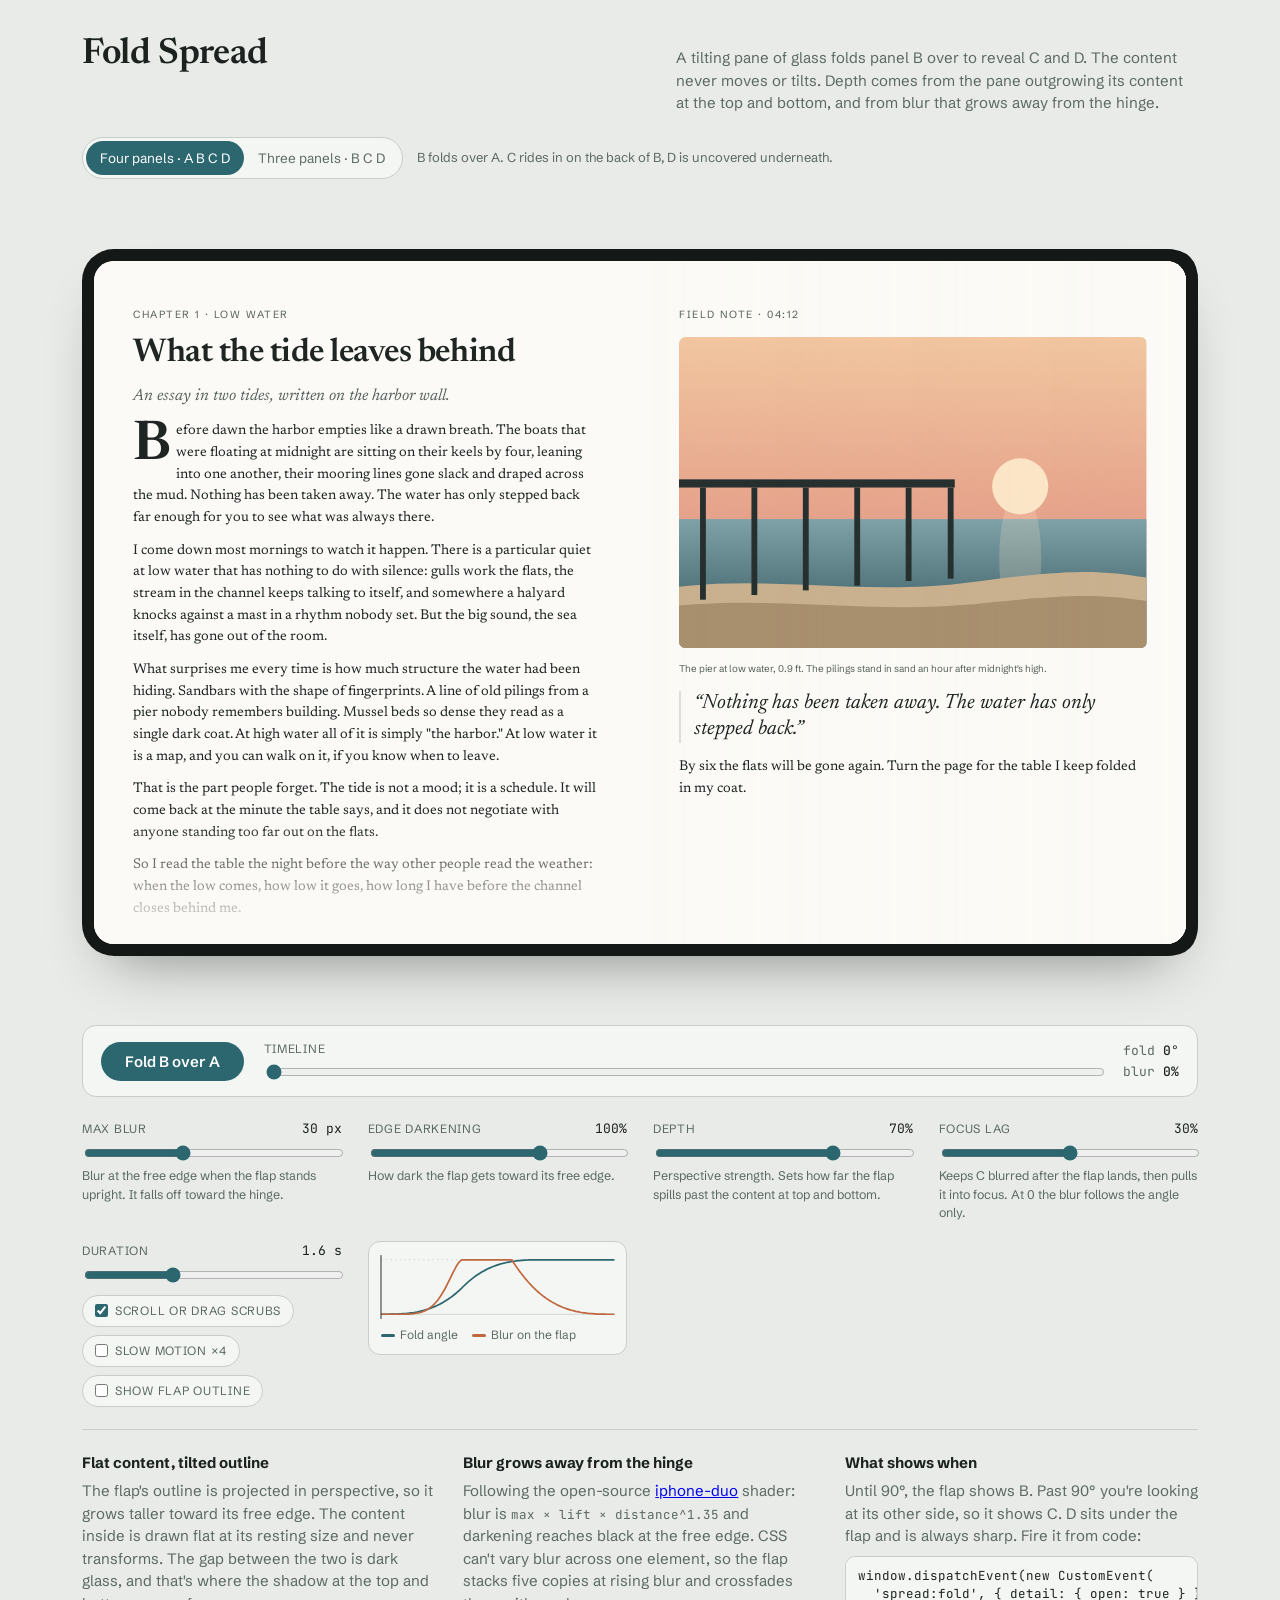
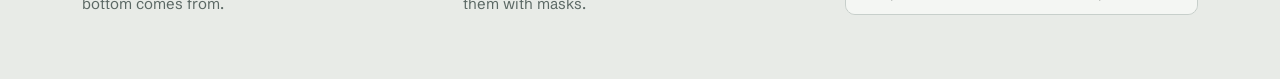
<file: index.html>
<!doctype html>
<html lang="en">
<head>
<meta charset="utf-8">
<meta name="viewport" content="width=device-width, initial-scale=1, viewport-fit=cover">
<style>html{color-scheme:light dark} body{margin:0} img{max-width:100%} [hidden]{display:none!important}</style>
<title>Fold Spread</title>
<link rel="preconnect" href="https://fonts.googleapis.com">
<link rel="preconnect" href="https://fonts.gstatic.com" crossorigin>
<link rel="stylesheet" href="https://fonts.googleapis.com/css2?family=Newsreader:ital,opsz,wght@0,6..72,400;0,6..72,600;1,6..72,400&family=Schibsted+Grotesk:wght@400;500;700&family=JetBrains+Mono:wght@400;500&display=swap">
<style>
/* Layout: a device-framed two-column reading spread is the hero; controls dock directly under it; a short "how it works" closes the page. */
:root{
  --bg:#e8ebe7; --fg:#1b2220; --muted:#5b6864; --line:#c7cfcb; --panel:#f4f6f3;
  --accent:#2c6770; --accent-ink:#ffffff;
  --bezel:#141918; --paper:#fbfaf6; --ink:#1f2523; --ink-soft:#57615d; --rule:#dcdfd8;
  --curve-h:#2c6770; --curve-f:#c0673f; 
  --f-read:"Newsreader", Georgia, "Times New Roman", serif;
  --f-ui:"Schibsted Grotesk", system-ui, -apple-system, "Segoe UI", sans-serif;
  --f-mono:"JetBrains Mono", ui-monospace, Menlo, Consolas, monospace;
}
@media (prefers-color-scheme: dark){
  :root:not([data-theme="light"]){
    --bg:#0f1413; --fg:#e3eae7; --muted:#8d9a96; --line:#27312f; --panel:#161d1c;
    --accent:#72b4bc; --accent-ink:#0b1312;
    --bezel:#040606; --paper:#1a1f1e; --ink:#e8e5dd; --ink-soft:#a4aba7; --rule:#2d3533;
    --curve-h:#72b4bc; --curve-f:#e0916a; 
    color-scheme:dark;
  }
}
:root[data-theme="dark"]{
  --bg:#0f1413; --fg:#e3eae7; --muted:#8d9a96; --line:#27312f; --panel:#161d1c;
  --accent:#72b4bc; --accent-ink:#0b1312;
  --bezel:#040606; --paper:#1a1f1e; --ink:#e8e5dd; --ink-soft:#a4aba7; --rule:#2d3533;
  --curve-h:#72b4bc; --curve-f:#e0916a; 
  color-scheme:dark;
}

*{box-sizing:border-box}
body{background:var(--bg);color:var(--fg);font-family:var(--f-ui);font-size:15px;line-height:1.5}
.wrap{max-width:1180px;margin:0 auto;padding-inline:clamp(16px,3vw,32px);padding-block:28px 64px;display:grid;gap:22px}

header{display:flex;flex-wrap:wrap;align-items:baseline;justify-content:space-between;gap:8px 24px}
header h1{margin:0;font-family:var(--f-read);font-weight:600;font-size:clamp(26px,3.2vw,36px);letter-spacing:-.01em;text-wrap:balance}
header p{margin:0;color:var(--muted);max-width:58ch}

/* ---------- device + stage ---------- */
.device{--pad:clamp(6px,1vw,12px);--radius:clamp(8px,1.6vw,20px);position:relative;background:var(--bezel);border-radius:calc(var(--radius) + var(--pad));padding:var(--pad);margin-block:clamp(16px,4vw,48px);box-shadow:0 30px 60px -30px rgba(0,0,0,.45)}
.screen{
  position:relative;container-type:inline-size;aspect-ratio:16/10;max-width:100%;
  border-radius:var(--radius);overflow:hidden;background:var(--paper);color:var(--ink);
}
.device{touch-action:pan-y;user-select:none;-webkit-user-select:none;cursor:grab}
.device.dragging{cursor:grabbing}
@media (max-width:640px){ .screen{aspect-ratio:4/5} }

.layer{position:absolute;inset:0;overflow:hidden;background:var(--paper)}
.slot{position:absolute;top:0;bottom:0;width:50%}
.slot.left{left:0}
.slot.right{left:50%}

/* The flap: same box as the screen, but allowed to spill past it while it tilts toward you. */
.flap{position:absolute;inset:var(--pad);container-type:inline-size;color:var(--ink);pointer-events:none;will-change:clip-path}
.flap .glassfill{position:absolute;inset:-40%;background:var(--bezel)}
.stack{position:absolute;inset:0}
.lyr{position:absolute;will-change:filter}
.lyr .flat{position:absolute;overflow:hidden;background:var(--paper);border-radius:var(--radius)}
.darken{position:absolute;top:-40%;bottom:-40%;pointer-events:none}
.outline-svg{position:absolute;inset:var(--pad);overflow:visible;pointer-events:none;width:calc(100% - 2*var(--pad));height:calc(100% - 2*var(--pad))}
.outline-svg[hidden],.stack[hidden],.layer[hidden]{display:none}
/* Three-panel mode: no A, and only the fixed half of the device exists at rest. */
.fixedbody{display:none;position:absolute;top:0;bottom:0;left:calc(50% - var(--pad));right:0;background:var(--bezel);border-radius:calc(var(--radius) + var(--pad));box-shadow:0 30px 60px -30px rgba(0,0,0,.45)}
.device.duo{background:transparent;box-shadow:none}
.device.duo .fixedbody{display:block}
.device.duo .screen{clip-path:inset(0 0 0 50%);background:transparent}
.device{will-change:transform}
.modebar{display:flex;flex-wrap:wrap;align-items:center;gap:10px 14px}
.seg{display:inline-flex;border:1px solid var(--line);border-radius:999px;padding:3px;background:var(--panel)}
.seg label{position:relative;cursor:pointer}
.seg input{position:absolute;opacity:0;inset:0;margin:0;cursor:pointer}
.seg span{display:block;padding:7px 14px;border-radius:999px;font-size:13.5px;color:var(--muted);white-space:nowrap}
.seg input:checked + span{background:var(--accent);color:var(--accent-ink)}
.seg input:focus-visible + span{outline:2px solid var(--accent);outline-offset:2px}
.modebar small{color:var(--muted);font-size:13px}
.outline-svg polygon{fill:none;stroke:var(--curve-f);stroke-width:2;stroke-dasharray:6 5}

/* ---------- spread typography (sized to the screen via cqw) ---------- */
.col{position:absolute;inset:0;padding:4.2cqw 3.6cqw 3cqw;display:flex;flex-direction:column;gap:1.3cqw;font-family:var(--f-read)}
.eyebrow{font-family:var(--f-ui);font-size:max(8px,.95cqw);letter-spacing:.14em;text-transform:uppercase;color:var(--ink-soft)}
.col h2{margin:0;font-weight:600;font-size:max(15px,3cqw);line-height:1.05;letter-spacing:-.015em;text-wrap:balance}
.col p{margin:0;font-size:max(9px,1.28cqw);line-height:1.55;color:var(--ink)}
.col p.dek{font-style:italic;color:var(--ink-soft);font-size:max(10px,1.5cqw);line-height:1.35}
.col.a{-webkit-mask-image:linear-gradient(#000 82%,transparent);mask-image:linear-gradient(#000 82%,transparent)}
.col.a .body{columns:1;display:grid;gap:1cqw}
.col.a .body p:first-child::first-letter{float:left;font-size:3.9em;line-height:.8;padding:.06em .08em 0 0;font-weight:600}
figure{margin:0}
.b figure{border-radius:.6cqw;overflow:hidden;aspect-ratio:3/2;flex-shrink:0}
.b figure svg,.c-hero svg{display:block;width:100%;height:100%}
figcaption,.cap{font-family:var(--f-ui);font-size:max(8px,.9cqw);color:var(--ink-soft)}
.pull{font-size:max(11px,1.9cqw)!important;line-height:1.25!important;font-style:italic;border-left:.25cqw solid var(--rule);padding-left:1.2cqw}

.c-hero{position:absolute;inset:0;overflow:hidden}
.plate{position:absolute;left:3.6cqw;bottom:3cqw;right:3.6cqw;color:#f4efe2;font-family:var(--f-ui);font-size:max(8px,.95cqw);letter-spacing:.06em}
.c-text{position:absolute;inset:0;font-family:var(--f-read);padding:4.2cqw 3.6cqw 3cqw 3.6cqw;display:flex;flex-direction:column;gap:1.3cqw;min-width:0}
.c-text h2{margin:0;font-weight:600;font-size:max(17px,3.6cqw);line-height:1.02;letter-spacing:-.02em;text-wrap:balance}
.c-text p{margin:0;font-size:max(9px,1.28cqw);line-height:1.55}
.tide{border-collapse:collapse;font-family:var(--f-mono);font-size:max(8px,1cqw);font-variant-numeric:tabular-nums;width:100%}
.tide th{font-family:var(--f-ui);font-weight:500;text-align:left;color:var(--ink-soft);letter-spacing:.08em;text-transform:uppercase;font-size:.85em;padding:.5cqw 0;border-bottom:1px solid var(--rule)}
.tide td{padding:.55cqw 0;border-bottom:1px solid var(--rule)}
.tide td:last-child,.tide th:last-child{text-align:right}

/* ---------- controls ---------- */
.controls{display:grid;grid-template-columns:auto 1fr auto;align-items:center;gap:14px 20px;background:var(--panel);border:1px solid var(--line);border-radius:14px;padding:14px 18px}
.btn{font:600 15px/1 var(--f-ui);background:var(--accent);color:var(--accent-ink);border:0;border-radius:999px;padding:12px 20px;cursor:pointer;white-space:nowrap;min-width:9.5em}
.btn:focus-visible,input:focus-visible,.chip:focus-within{outline:2px solid var(--accent);outline-offset:3px}
.scrub{display:grid;gap:4px;min-width:0}
.scrub label,.knob label{font-size:12px;color:var(--muted);letter-spacing:.06em;text-transform:uppercase}
input[type=range]{width:100%;accent-color:var(--accent)}
.readout{font-family:var(--f-mono);font-size:13px;font-variant-numeric:tabular-nums;color:var(--muted);display:grid;gap:2px;text-align:right;white-space:nowrap}
.readout b{color:var(--fg);font-weight:500}

.tuning{display:grid;grid-template-columns:repeat(auto-fit,minmax(210px,1fr));gap:18px 26px;align-items:start}
.knob{display:grid;gap:4px}
.knob .row{display:flex;justify-content:space-between;align-items:baseline;gap:8px}
.knob output{font-family:var(--f-mono);font-size:13px;font-variant-numeric:tabular-nums}
.knob small{color:var(--muted);font-size:12.5px}
.chips{display:flex;flex-wrap:wrap;gap:8px}
.chip{display:inline-flex;align-items:center;gap:7px;border:1px solid var(--line);border-radius:999px;padding:6px 12px;font-size:13.5px;cursor:pointer;background:var(--panel)}
.chip input{accent-color:var(--accent);margin:0}

.curves{background:var(--panel);border:1px solid var(--line);border-radius:12px;padding:10px 12px}
.curves svg{display:block;width:100%;height:auto;overflow:visible}
.legend{display:flex;gap:14px;font-size:12px;color:var(--muted);margin-top:4px}
.legend i{display:inline-block;width:14px;height:3px;border-radius:2px;vertical-align:middle;margin-right:5px}

.notes{display:grid;grid-template-columns:repeat(auto-fit,minmax(260px,1fr));gap:18px 28px;border-top:1px solid var(--line);padding-top:22px}
.notes h3{margin:0 0 6px;font-size:15px}
.notes p{margin:0;color:var(--muted);max-width:60ch}
code,pre{font-family:var(--f-mono);font-size:12.5px}
pre{margin:8px 0 0;background:var(--panel);border:1px solid var(--line);border-radius:10px;padding:10px 12px;overflow-x:auto;color:var(--fg)}

@media (max-width:640px){
  .controls{grid-template-columns:1fr auto}
  .scrub{grid-column:1/-1;order:3}
}
</style>
</head>
<body>
<div class="wrap">
  <header>
    <h1>Fold Spread</h1>
    <p>A tilting pane of glass folds panel B over to reveal C and D. The content never moves or tilts. Depth comes from the pane outgrowing its content at the top and bottom, and from blur that grows away from the hinge.</p>
  </header>

  <div class="modebar" role="radiogroup" aria-label="Layout mode">
    <div class="seg">
      <label><input type="radio" name="mode" value="four" checked><span>Four panels · A B C D</span></label>
      <label><input type="radio" name="mode" value="three"><span>Three panels · B C D</span></label>
    </div>
    <small id="modeHint">B folds over A. C rides in on the back of B, D is uncovered underneath.</small>
  </div>

  <div class="device" id="device">
    <div class="fixedbody"></div>
    <div class="screen" id="screen" aria-label="Two-column spread. Use the Fold button to switch to the full-width view.">
      <!-- Flat: column A on the left half -->
      <div class="layer" id="layerA"><div class="slot left">
          <article class="col a">
            <span class="eyebrow">Chapter 1 · Low Water</span>
            <h2>What the tide leaves behind</h2>
            <p class="dek">An essay in two tides, written on the harbor wall.</p>
            <div class="body">
              <p>Before dawn the harbor empties like a drawn breath. The boats that were floating at midnight are sitting on their keels by four, leaning into one another, their mooring lines gone slack and draped across the mud. Nothing has been taken away. The water has only stepped back far enough for you to see what was always there.</p>
              <p>I come down most mornings to watch it happen. There is a particular quiet at low water that has nothing to do with silence: gulls work the flats, the stream in the channel keeps talking to itself, and somewhere a halyard knocks against a mast in a rhythm nobody set. But the big sound, the sea itself, has gone out of the room.</p>
              <p>What surprises me every time is how much structure the water had been hiding. Sandbars with the shape of fingerprints. A line of old pilings from a pier nobody remembers building. Mussel beds so dense they read as a single dark coat. At high water all of it is simply "the harbor." At low water it is a map, and you can walk on it, if you know when to leave.</p>
              <p>That is the part people forget. The tide is not a mood; it is a schedule. It will come back at the minute the table says, and it does not negotiate with anyone standing too far out on the flats.</p>
              <p>So I read the table the night before the way other people read the weather: when the low comes, how low it goes, how long I have before the channel closes behind me.</p>
            </div>
          </article>
      </div></div>
      <!-- Flat: panel D on the right half, always sharp, uncovered as the flap swings away -->
      <div class="layer" id="layerD"></div>
    </div>

    <!-- The flap. Its outline is projected in perspective; the content inside it never moves. -->
    <div class="flap" id="flap" aria-hidden="true">
      <div class="glassfill"></div>
      <div class="stack" id="stackB"></div>
      <div class="stack" id="stackC" hidden></div>
      <div class="darken" id="darken"></div>
    </div>
    <svg class="outline-svg" id="outlineSvg" hidden><polygon id="outlinePoly"/></svg>
  </div>

  <div class="controls">
    <button class="btn" id="toggle" type="button">Fold B over A</button>
    <div class="scrub">
      <label for="t">Timeline</label>
      <input id="t" type="range" min="0" max="1000" value="0" aria-describedby="readout">
    </div>
    <div class="readout" id="readout" aria-live="off">
      <span>fold <b id="rAngle">0°</b></span>
      <span>blur <b id="rFocus">—</b></span>
    </div>
  </div>

  <div class="tuning">
    <div class="knob">
      <div class="row"><label for="maxBlur">Max blur</label><output id="oBlur">30 px</output></div>
      <input id="maxBlur" type="range" min="0" max="80" value="30">
      <small>Blur at the free edge when the flap stands upright. It falls off toward the hinge.</small>
    </div>
    <div class="knob">
      <div class="row"><label for="dark">Edge darkening</label><output id="oDark">100%</output></div>
      <input id="dark" type="range" min="0" max="150" value="100">
      <small>How dark the flap gets toward its free edge.</small>
    </div>
    <div class="knob">
      <div class="row"><label for="depth">Depth</label><output id="oDepth">70%</output></div>
      <input id="depth" type="range" min="0" max="100" value="70">
      <small>Perspective strength. Sets how far the flap spills past the content at top and bottom.</small>
    </div>
    <div class="knob">
      <div class="row"><label for="lag">Focus lag</label><output id="oLag">30%</output></div>
      <input id="lag" type="range" min="0" max="60" value="30">
      <small>Keeps C blurred after the flap lands, then pulls it into focus. At 0 the blur follows the angle only.</small>
    </div>
    <div class="knob">
      <div class="row"><label for="dur">Duration</label><output id="oDur">1.6 s</output></div>
      <input id="dur" type="range" min="4" max="40" value="16">
      <div class="chips" style="margin-top:6px">
        <label class="chip"><input id="scrollScrub" type="checkbox" checked> Scroll or drag scrubs</label>
        <label class="chip"><input id="slow" type="checkbox"> Slow motion ×4</label>
        <label class="chip"><input id="outline" type="checkbox"> Show flap outline</label>
      </div>
    </div>
    <div class="curves">
      <svg id="curveSvg" viewBox="0 0 300 90" role="img" aria-label="Fold angle and blur strength over the timeline">
        <line x1="0" y1="80" x2="300" y2="80" stroke="var(--line)"/>
        <line x1="0" y1="10" x2="300" y2="10" stroke="var(--line)" stroke-dasharray="2 4"/>
        <path id="pH" fill="none" stroke="var(--curve-h)" stroke-width="2.2"/>
        <path id="pF" fill="none" stroke="var(--curve-f)" stroke-width="2.2"/>
        <line id="playhead" x1="0" y1="4" x2="0" y2="86" stroke="var(--fg)" stroke-width="1.2"/>
      </svg>
      <div class="legend"><span><i style="background:var(--curve-h)"></i>Fold angle</span><span><i style="background:var(--curve-f)"></i>Blur on the flap</span></div>
    </div>
  </div>

  <section class="notes">
    <div>
      <h3>Flat content, tilted outline</h3>
      <p>The flap's outline is projected in perspective, so it grows taller toward its free edge. The content inside is drawn flat at its resting size and never transforms. The gap between the two is dark glass, and that's where the shadow at the top and bottom comes from.</p>
    </div>
    <div>
      <h3>Blur grows away from the hinge</h3>
      <p>Following the open-source <a href="https://github.com/chuspeeism/iphone-duo">iphone-duo</a> shader: blur is <code>max × lift × distance^1.35</code> and darkening reaches black at the free edge. CSS can't vary blur across one element, so the flap stacks five copies at rising blur and crossfades them with masks.</p>
    </div>
    <div>
      <h3>What shows when</h3>
      <p>Until 90°, the flap shows B. Past 90° you're looking at its other side, so it shows C. D sits under the flap and is always sharp. Fire it from code:</p>
      <pre>window.dispatchEvent(new CustomEvent(
  'spread:fold', { detail: { open: true } }))</pre>
    </div>
  </section>
</div>

<template id="tpl-b">
  <div class="slot right">
            <article class="col b">
              <span class="eyebrow">Field note · 04:12</span>
              <figure>
                <svg viewBox="0 0 400 267" preserveAspectRatio="xMidYMid slice" aria-hidden="true">
                  <defs>
                    <linearGradient id="bSky" x1="0" y1="0" x2="0" y2="1"><stop offset="0" stop-color="#f1c6a0"/><stop offset=".6" stop-color="#e5a18a"/><stop offset="1" stop-color="#a7bcc0"/></linearGradient>
                    <linearGradient id="bSea" x1="0" y1="0" x2="0" y2="1"><stop offset="0" stop-color="#7fa2a8"/><stop offset="1" stop-color="#2e5058"/></linearGradient>
                  </defs>
                  <rect width="400" height="267" fill="url(#bSky)"/>
                  <circle cx="292" cy="128" r="24" fill="#fbe5c6"/>
                  <rect y="156" width="400" height="111" fill="url(#bSea)"/>
                  <ellipse cx="292" cy="190" rx="18" ry="60" fill="#fbe5c6" opacity=".22"/>
                  <path d="M0 214 C80 204 160 222 250 210 S360 200 400 206 V267 H0Z" fill="#c9b08e"/>
                  <path d="M0 230 C90 222 170 238 260 228 S370 222 400 226 V267 H0Z" fill="#a88f6e"/>
                  <g fill="#27302f">
                    <rect x="0" y="122" width="236" height="7"/>
                    <rect x="18" y="129" width="5" height="96"/><rect x="62" y="129" width="5" height="92"/><rect x="106" y="129" width="5" height="88"/><rect x="150" y="129" width="5" height="84"/><rect x="194" y="129" width="5" height="80"/><rect x="230" y="129" width="5" height="78"/>
                  </g>
                </svg>
              </figure>
              <figcaption>The pier at low water, 0.9 ft. The pilings stand in sand an hour after midnight's high.</figcaption>
              <p class="pull">“Nothing has been taken away. The water has only stepped back.”</p>
              <p>By six the flats will be gone again. Turn the page for the table I keep folded in my coat.</p>
            </article>
  </div>
</template>

<template id="tpl-c">
  <div class="slot left">
    <figure class="c-hero">
      <svg viewBox="0 0 600 500" preserveAspectRatio="xMidYMid slice" aria-hidden="true">
        <defs>
          <linearGradient id="cSky" x1="0" y1="0" x2="0" y2="1"><stop offset="0" stop-color="#1d3346"/><stop offset=".55" stop-color="#5b6f86"/><stop offset=".85" stop-color="#e3a98b"/><stop offset="1" stop-color="#f0c7a2"/></linearGradient>
          <linearGradient id="cSea" x1="0" y1="0" x2="0" y2="1"><stop offset="0" stop-color="#5d7e8c"/><stop offset="1" stop-color="#182c36"/></linearGradient>
        </defs>
        <rect width="600" height="500" fill="url(#cSky)"/>
        <g fill="#f4efe2" opacity=".8"><circle cx="70" cy="60" r="1.6"/><circle cx="160" cy="34" r="1.2"/><circle cx="240" cy="88" r="1.4"/><circle cx="380" cy="42" r="1.1"/><circle cx="520" cy="70" r="1.5"/><circle cx="455" cy="120" r="1"/></g>
        <circle cx="410" cy="150" r="34" fill="#f5ecd9"/>
        <rect y="300" width="600" height="200" fill="url(#cSea)"/>
        <rect x="396" y="302" width="28" height="150" fill="#f5ecd9" opacity=".18"/>
        <path d="M0 290 C70 250 130 230 200 244 S300 290 360 296 L360 302 L0 302Z" fill="#1a242b"/>
        <path d="M600 280 C560 262 520 270 480 286 S430 300 420 302 L600 302Z" fill="#223038"/>
        <g stroke="#dfe7e6" stroke-opacity=".35" fill="none">
          <path d="M0 340 C100 334 200 346 300 338 S500 332 600 340"/>
          <path d="M0 380 C120 372 240 388 360 378 S520 372 600 380"/>
          <path d="M0 430 C140 420 260 440 380 428 S540 422 600 430"/>
        </g>
        <g font-family="JetBrains Mono, monospace" font-size="12" fill="#f4efe2" opacity=".85">
          <line x1="560" y1="200" x2="560" y2="440" stroke="#f4efe2" stroke-opacity=".6"/>
          <line x1="552" y1="200" x2="568" y2="200" stroke="#f4efe2"/><text x="526" y="204">6ft</text>
          <line x1="554" y1="280" x2="566" y2="280" stroke="#f4efe2"/><text x="526" y="284">4ft</text>
          <line x1="554" y1="360" x2="566" y2="360" stroke="#f4efe2"/><text x="526" y="364">2ft</text>
          <line x1="552" y1="440" x2="568" y2="440" stroke="#f4efe2"/><text x="526" y="444">0ft</text>
        </g>
      </svg>
      <figcaption class="plate">Panel C · Harbor Point at moonrise, high water 22:55</figcaption>
    </figure>
  </div>
</template>

<template id="tpl-d">
  <div class="slot right">
    <div class="c-text">
      <span class="eyebrow">Chapter 2 · The Table</span>
      <h2>Twice a day, the sea leaves</h2>
      <p>The table is the only honest document in the harbor. Four lines a day, give or take, and every one of them comes true on time. Read it the night before and you know how far out you can walk and when you have to turn around.</p>
      <table class="tide">
        <thead><tr><th>Harbor Point · Wed</th><th>Time</th><th>Height</th></tr></thead>
        <tbody>
          <tr><td>Low</td><td>04:12</td><td>0.9 ft</td></tr>
          <tr><td>High</td><td>10:31</td><td>5.6 ft</td></tr>
          <tr><td>Low</td><td>16:48</td><td>1.4 ft</td></tr>
          <tr><td>High</td><td>22:55</td><td>6.1 ft</td></tr>
        </tbody>
      </table>
      <span class="cap">Example tide table. Heights above mean lower low water.</span>
    </div>
  </div>
</template>

<script>
(() => {
  const $ = (id) => document.getElementById(id);
  const device = $('device'), screen = $('screen'), flap = $('flap'), layerD = $('layerD'), layerA = $('layerA');
  const stackB = $('stackB'), stackC = $('stackC'), darken = $('darken');
  const btn = $('toggle'), tInput = $('t');

  const LEVELS = [0, 0.25, 0.5, 0.75, 1];   // distance from the hinge each blur copy is tuned for
  const M = 140;                             // room around each copy so its blur can spill into the dark glass

  // Flat C on the screen, plus five copies of B and of C inside the flap (one per blur level).
  layerD.append($('tpl-d').content.cloneNode(true));
  const build = (stack, tpl) => LEVELS.map(() => {
    const lyr = document.createElement('div'); lyr.className = 'lyr';
    const flat = document.createElement('div'); flat.className = 'flat';
    flat.append($(tpl).content.cloneNode(true));
    lyr.append(flat); stack.append(lyr);
    return lyr;
  });
  const layersB = build(stackB, 'tpl-b');
  const layersC = build(stackC, 'tpl-c');

  const reduce = window.matchMedia('(prefers-reduced-motion: reduce)').matches;
  const cfg = { maxBlur: 30, dark: 1, depth: 0.7, lag: 0.3, dur: 1.6 };
  let t = 0, target = 0, raf = 0, mode = 'four';
  let W = 0, H = 0, pad = 0, radius = 0;

  const clamp = (x, a = 0, b = 1) => Math.min(b, Math.max(a, x));
  const inOut = (x) => x < .5 ? 4 * x * x * x : 1 - Math.pow(-2 * x + 2, 3) / 2;
  const out = (x) => 1 - Math.pow(1 - x, 3);
  const smooth = (x) => { x = clamp(x); return x * x * (3 - 2 * x); };
  const blur = (px) => px < 0.05 ? 'none' : `blur(${px.toFixed(2)}px)`;
  const falloff = (d) => Math.pow(clamp(d), 1.35);

  // Timeline -> fold angle (0..1 of 180deg) and blur strength on the flap.
  function state(t) {
    const Hd = Math.max(0.25, 1 - cfg.lag);
    const h = inOut(clamp(t / Hd));
    const f = cfg.lag < 0.005 ? 1 : out(clamp((t - Hd * 0.8) / (1 - Hd * 0.8)));
    const showB = h < 0.5;
    const geo = showB ? smooth(2 * h) : smooth(2 * (1 - h));   // how far the flap is from lying flat
    const m = showB ? geo : Math.max(geo, 1 - f);               // blur lingers after landing; darkening doesn't
    return { h, m, geo, showB };
  }

  function layout() {
    W = screen.clientWidth; H = screen.clientHeight;
    const cs = getComputedStyle(device);
    pad = parseFloat(cs.paddingLeft) || 0;
    radius = parseFloat(getComputedStyle(screen).borderTopLeftRadius) || 0;
    const Wl = W + 2 * M, hx = W / 2, w = W / 2;
    const place = (lyrs, dir) => lyrs.forEach((lyr, i) => {
      Object.assign(lyr.style, { left: -M + 'px', top: -M + 'px', width: Wl + 'px', height: H + 2 * M + 'px' });
      Object.assign(lyr.firstChild.style, { left: M + 'px', top: M + 'px', width: W + 'px', height: H + 'px' });
      if (i === 0) return;
      // Each copy fades in between the previous level and its own, measured outward from the hinge.
      const x0 = M + hx + dir * LEVELS[i - 1] * w, x1 = M + hx + dir * LEVELS[i] * w;
      const g = dir > 0
        ? `linear-gradient(90deg, transparent ${x0}px, #000 ${x1}px)`
        : `linear-gradient(270deg, transparent ${Wl - x0}px, #000 ${Wl - x1}px)`;
      lyr.style.webkitMaskImage = g; lyr.style.maskImage = g;
    });
    place(layersB, 1);
    place(layersC, -1);
    Object.assign(darken.style, { left: -M + 'px', width: Wl + 'px' });
    render();
  }

  // Rounded outline: straight edges with quadratic corners at the two free-edge corners.
  function roundedPath(P, r) {
    const toward = (a, b, d) => { const L = Math.hypot(b[0] - a[0], b[1] - a[1]) || 1; const k = Math.min(d, L / 2) / L; return [a[0] + (b[0] - a[0]) * k, a[1] + (b[1] - a[1]) * k]; };
    const [p1, p2, p3, p4] = P;
    const a = toward(p2, p1, r), b = toward(p2, p3, r), c = toward(p3, p2, r), d = toward(p3, p4, r);
    const f = (p) => p[0].toFixed(1) + ' ' + p[1].toFixed(1);
    return `M ${f(p1)} L ${f(a)} Q ${f(p2)} ${f(b)} L ${f(c)} Q ${f(p3)} ${f(d)} L ${f(p4)} Z`;
  }

  function render() {
    if (!W) return;
    const { h, m, geo, showB } = state(t);
    const B = cfg.maxBlur;
    const hx = W / 2, w = W / 2, cy = H / 2, b = pad;

    // Project the flap: a rigid sheet hinged at the center, seen by a fixed eye at distance E.
    const E = W * (8 - 6.4 * cfg.depth);
    const th = Math.PI * h, cos = Math.cos(th), sin = Math.sin(th);
    const U = w + b;
    const sU = E / (E - U * sin);
    const xU = hx + U * cos * sU;
    const P = [[hx, -b], [xU, cy + (-b - cy) * sU], [xU, cy + (H + b - cy) * sU], [hx, H + b]];
    const r = (radius + b) * sU;
    flap.style.clipPath = `path('${roundedPath(P, r)}')`;
    $('outlinePoly').setAttribute('points', P.map(p => p.map(v => v.toFixed(1)).join(',')).join(' '));

    // The stationary half of C is uncovered as the flap swings away, and always sharp.
    layerD.style.clipPath = `inset(0 0 0 ${(showB ? clamp(xU / W, 0.5, 1) : 0.5) * 100}%)`;

    // Three-panel mode: keep the visible device centered as it grows to the left.
    if (mode === 'three') {
      const left = Math.min(hx, xU);
      device.style.transform = `translateX(${(-(left + pad) / 2).toFixed(2)}px)`;
    } else device.style.transform = '';

    // Which side of the flap faces you.
    stackB.hidden = !showB; stackC.hidden = showB;
    const lyrs = showB ? layersB : layersC;
    lyrs.forEach((lyr, i) => { if (i) lyr.style.filter = blur(B * m * falloff(LEVELS[i])); });

    // Darkening grows toward the free edge and reaches black there.
    const Wl = W + 2 * M, stops = [];
    for (let k = 0; k <= 10; k++) {
      const d = k / 10;
      const alpha = clamp(2 * geo * cfg.dark * falloff((d - 0.2) / 0.8));
      const x = M + hx + (showB ? 1 : -1) * d * w;
      stops.push(`rgba(0,0,0,${alpha.toFixed(3)}) ${(showB ? x : Wl - x).toFixed(1)}px`);
    }
    darken.style.background = `linear-gradient(${showB ? 90 : 270}deg, ${stops.join(', ')})`;

    tInput.value = Math.round(t * 1000);
    $('rAngle').textContent = `${Math.round(180 * h)}°`;
    $('rFocus').textContent = `${Math.round(m * 100)}%`;
    $('playhead').setAttribute('x1', (t * 300).toFixed(1));
    $('playhead').setAttribute('x2', (t * 300).toFixed(1));
  }

  function drawCurves() {
    let dh = '', dm = '';
    for (let i = 0; i <= 150; i++) {
      const x = i / 150, { h, m } = state(x), X = (x * 300).toFixed(1);
      dh += (i ? 'L' : 'M') + X + ' ' + (80 - h * 70).toFixed(1);
      dm += (i ? 'L' : 'M') + X + ' ' + (80 - m * 70).toFixed(1);
    }
    $('pH').setAttribute('d', dh);
    $('pF').setAttribute('d', dm);
  }

  const LABELS = { four: ['Fold B over A', 'Unfold'], three: ['Open B', 'Close'] };
  function setBtn() { btn.textContent = LABELS[mode][target >= 0.5 ? 1 : 0]; }

  const HINTS = {
    four: 'B folds over A. C rides in on the back of B, D is uncovered underneath.',
    three: 'Only B is showing. It folds left, C rides in on its back, and D is uncovered underneath.'
  };
  document.querySelectorAll('input[name=mode]').forEach((r) => r.addEventListener('change', () => {
    mode = r.value;
    device.classList.toggle('duo', mode === 'three');
    layerA.hidden = mode === 'three';
    $('modeHint').textContent = HINTS[mode];
    cancelAnimationFrame(raf); t = 0; target = 0; setBtn(); render();
  }));

  function animateTo(to) {
    cancelAnimationFrame(raf);
    target = to; setBtn();
    const from = t, slow = $('slow').checked ? 4 : 1;
    const ms = reduce ? 250 : Math.abs(to - from) * cfg.dur * 1000 * slow;
    const start = performance.now();
    const step = (now) => {
      const k = ms ? clamp((now - start) / ms) : 1;
      t = from + (to - from) * k;
      render();
      if (k < 1) raf = requestAnimationFrame(step);
    };
    raf = requestAnimationFrame(step);
  }

  function scrubTo(v) { cancelAnimationFrame(raf); t = clamp(v); target = t >= 0.5 ? 1 : 0; setBtn(); render(); }

  btn.addEventListener('click', () => animateTo(target >= 0.5 ? 0 : 1));
  tInput.addEventListener('input', () => scrubTo(tInput.value / 1000));
  window.addEventListener('spread:fold', (e) => {
    const open = e.detail && typeof e.detail.open === 'boolean' ? e.detail.open : target < 0.5;
    animateTo(open ? 1 : 0);
  });

  device.addEventListener('wheel', (e) => {
    if (!$('scrollScrub').checked) return;
    const d = e.deltaY / 700;
    if ((d > 0 && t >= 1) || (d < 0 && t <= 0)) return;
    e.preventDefault();
    scrubTo(t + d);
  }, { passive: false });

  let drag = null;
  device.addEventListener('pointerdown', (e) => {
    if (!$('scrollScrub').checked || e.button !== 0) return;
    drag = { x: e.clientX, t0: t, moved: false, w: W / 2 || 1 };
    device.setPointerCapture(e.pointerId);
  });
  device.addEventListener('pointermove', (e) => {
    if (!drag) return;
    const dx = drag.x - e.clientX;
    if (Math.abs(dx) > 4) { drag.moved = true; device.classList.add('dragging'); }
    if (drag.moved) scrubTo(drag.t0 + dx / drag.w);
  });
  const endDrag = () => {
    if (!drag) return;
    const moved = drag.moved; drag = null; device.classList.remove('dragging');
    if (moved && t > 0 && t < 1) animateTo(t >= 0.5 ? 1 : 0);
  };
  device.addEventListener('pointerup', endDrag);
  device.addEventListener('pointercancel', endDrag);

  const knob = (id, out, fmt, set, curves) => $(id).addEventListener('input', (e) => {
    set(+e.target.value); $(out).textContent = fmt(+e.target.value); if (curves) drawCurves(); render();
  });
  knob('maxBlur', 'oBlur', v => `${v} px`, v => cfg.maxBlur = v);
  knob('dark', 'oDark', v => `${v}%`, v => cfg.dark = v / 100);
  knob('depth', 'oDepth', v => `${v}%`, v => cfg.depth = v / 100);
  knob('lag', 'oLag', v => `${v}%`, v => cfg.lag = v / 100, true);
  knob('dur', 'oDur', v => `${(v / 10).toFixed(1)} s`, v => cfg.dur = v / 10);
  $('outline').addEventListener('change', (e) => { $('outlineSvg').hidden = !e.target.checked; });

  new ResizeObserver(layout).observe(screen);
  drawCurves();
  layout();

  window.foldSpread = { open: () => animateTo(1), close: () => animateTo(0), set: scrubTo, cfg };
})();
</script>
</body>
</html>
</file>
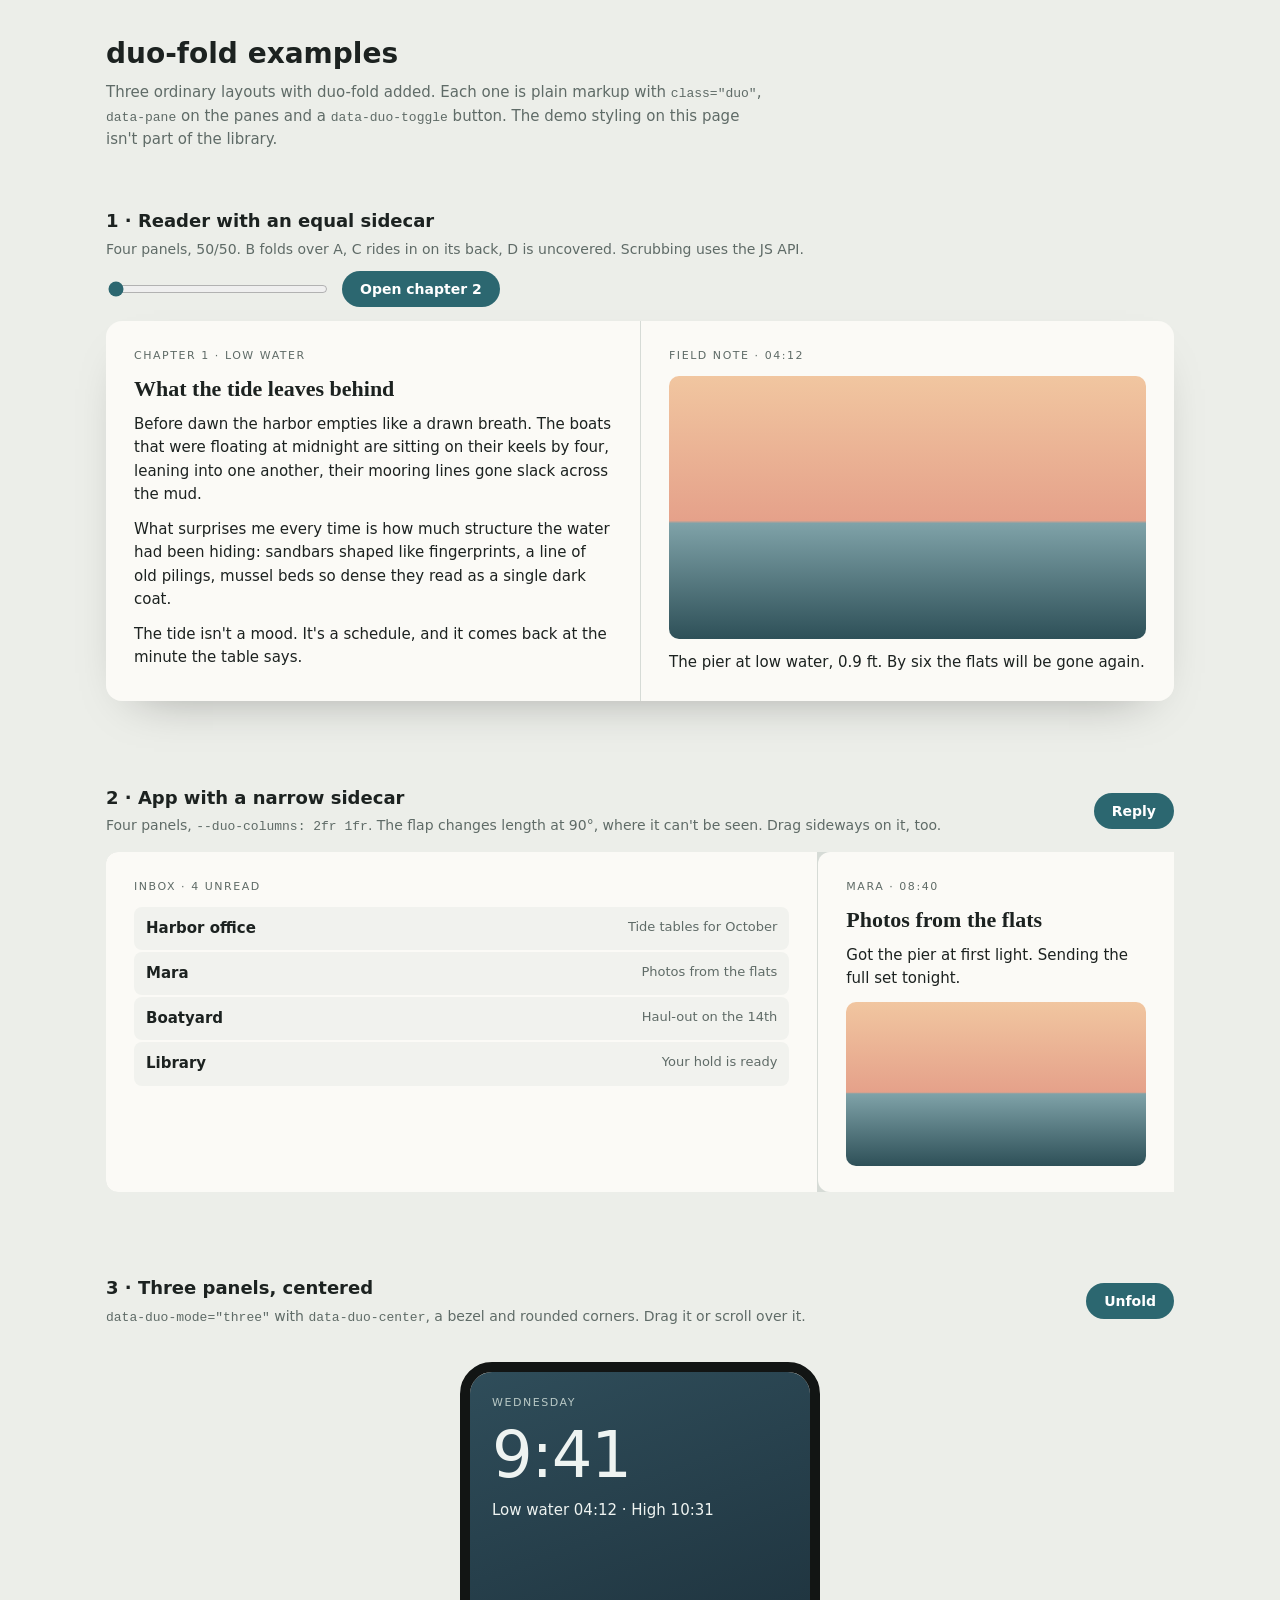
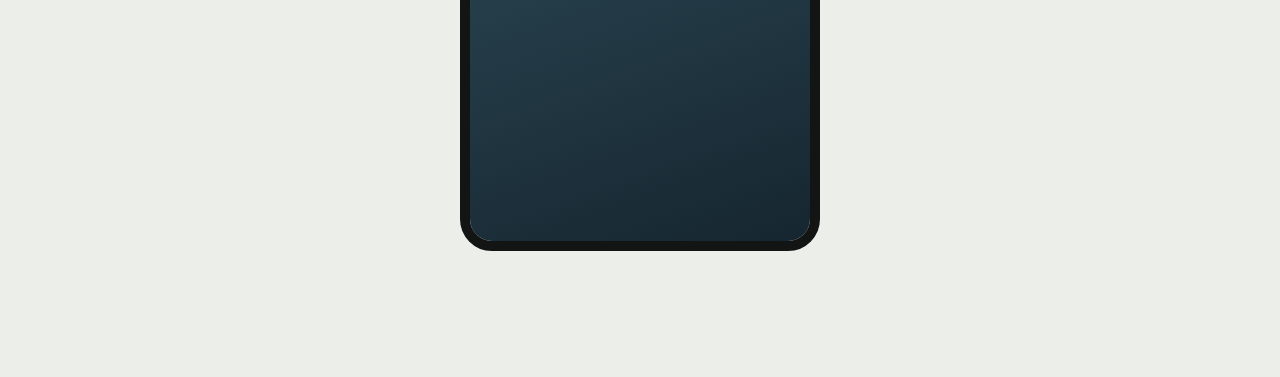
<file: examples/index.html>
<!doctype html>
<html lang="en">
<head>
<meta charset="utf-8">
<meta name="viewport" content="width=device-width, initial-scale=1">
<title>duo-fold examples</title>

<!-- The whole integration: one stylesheet, one script. -->
<link rel="stylesheet" href="../src/duo-fold.css">
<script type="module" src="../src/duo-fold.js"></script>

<!-- Everything below is ordinary page styling for the demo UI, not part of duo-fold. -->
<style>
  :root { --bg:#eceee9; --fg:#1c2220; --muted:#5f6b67; --card:#fbfaf6; --line:#d6dbd6; --accent:#2c6770; color-scheme: light; }
  * { box-sizing: border-box; }
  body { margin:0; background:var(--bg); color:var(--fg); font: 15px/1.55 system-ui, -apple-system, "Segoe UI", sans-serif; }
  main { max-width: 1100px; margin: 0 auto; padding: 32px 16px 80px; display: grid; gap: 56px; }
  h1 { margin: 0 0 6px; font-size: 28px; }
  h2 { margin: 0; font-size: 18px; }
  .lede { margin: 0; color: var(--muted); max-width: 70ch; }
  .demo-head { display:flex; flex-wrap:wrap; align-items:center; justify-content:space-between; gap:10px 20px; margin-bottom: 14px; }
  .demo-head p { margin: 4px 0 0; color: var(--muted); font-size: 14px; }
  button { font: 600 14px/1 system-ui, sans-serif; border: 0; border-radius: 999px; padding: 11px 18px; background: var(--accent); color: #fff; cursor: pointer; }
  button:focus-visible { outline: 2px solid var(--accent); outline-offset: 3px; }
  code { font-size: 13px; }
  .log { font: 12px/1.4 ui-monospace, Menlo, monospace; color: var(--muted); margin-top: 10px; min-height: 1.4em; }
  .row { display:flex; gap:12px; align-items:center; flex-wrap:wrap; }
  input[type=range] { accent-color: var(--accent); width: 220px; }

  /* Panes are styled by class, never with ".duo > …". */
  .pane { background: var(--card); padding: 26px 28px; display: flex; flex-direction: column; gap: 12px; overflow: hidden; }
  .pane h3 { margin: 0; font: 600 22px/1.15 Georgia, "Times New Roman", serif; }
  .pane p { margin: 0; }
  .eyebrow { font-size: 11px; letter-spacing: .14em; text-transform: uppercase; color: var(--muted); }
  .art { border-radius: 10px; min-height: 150px; flex: 1; }
  .art.dusk { background: linear-gradient(180deg,#f1c6a0,#e5a18a 55%,#7fa2a8 56%,#2e5058); }
  .art.night { background: radial-gradient(circle at 62% 30%, #f5ecd9 0 34px, transparent 35px), linear-gradient(180deg,#1d3346,#5b6f86 55%,#e3a98b 80%,#2a4652 81%,#182c36); border-radius: 0; margin: -26px -28px; min-height: calc(100% + 52px); }
  dl { margin: 0; display: grid; grid-template-columns: auto 1fr; gap: 6px 14px; font-variant-numeric: tabular-nums; }
  dt { color: var(--muted); }

  /* Example 1: a reader with an equal sidecar */
  #reader { border-radius: 16px; overflow: visible; box-shadow: 0 20px 50px -30px rgba(0,0,0,.4); min-height: 380px; }
  #reader .pane.left { border-radius: 16px 0 0 16px; }
  #reader .pane.right { border-radius: 0 16px 16px 0; border-left: 1px solid var(--line); }

  /* Example 2: an app with a narrow sidecar */
  #inbox { --duo-columns: 2fr 1fr; --duo-gap: 1px; --duo-blur: 24px; --duo-duration: 1.3s; background: var(--line); border-radius: 12px; min-height: 340px; }
  #inbox .pane { border-radius: 0; }
  #inbox .pane:first-of-type, #inbox [data-pane="c"] { border-radius: 12px 0 0 12px; }
  #inbox [data-pane="b"], #inbox [data-pane="d"] { border-radius: 0 12px 12px 0; }
  .list { display: grid; gap: 2px; }
  .list div { display:flex; justify-content:space-between; gap: 12px; padding: 10px 12px; border-radius: 8px; background: #f1f2ee; }
  .list div b { font-weight: 600; }
  .list div span { color: var(--muted); font-size: 13px; white-space: nowrap; }
  textarea { width: 100%; min-height: 120px; border: 1px solid var(--line); border-radius: 8px; padding: 10px; font: inherit; resize: vertical; }

  /* Example 3: a three-panel device */
  .device-wrap { display:flex; justify-content:center; padding: 30px 0; }
  #device { --duo-bezel: 10px; --duo-radius: 22px; --duo-glass: #121514; --duo-depth: .75; width: min(680px, 100%); aspect-ratio: 1.45; }
  #device .pane { border-radius: 22px; outline: 10px solid #121514; padding: 22px; }
  #device [data-pane="b"] { background: linear-gradient(160deg,#2f4d5a,#162630); color: #eef3f1; }
  #device [data-pane="b"] .eyebrow { color: #b8c8c5; }
  .clock { font: 300 64px/1 system-ui, sans-serif; letter-spacing: -.02em; }
  .cal { display:grid; grid-template-columns: repeat(7,1fr); gap: 4px; text-align:center; font-size: 13px; font-variant-numeric: tabular-nums; }
  .cal span { padding: 6px 0; border-radius: 6px; }
  .cal .today { background: var(--accent); color: #fff; }
  .cal .dow { color: var(--muted); font-size: 11px; }

  @media (max-width: 640px) {
    .pane { padding: 18px; }
    #device { aspect-ratio: .9; }
  }
</style>
</head>
<body>
<main>
  <header>
    <h1>duo-fold examples</h1>
    <p class="lede">Three ordinary layouts with duo-fold added. Each one is plain markup with <code>class="duo"</code>, <code>data-pane</code> on the panes and a <code>data-duo-toggle</code> button. The demo styling on this page isn't part of the library.</p>
  </header>

  <!-- 1 ------------------------------------------------------------ -->
  <section>
    <div class="demo-head">
      <div>
        <h2>1 · Reader with an equal sidecar</h2>
        <p>Four panels, 50/50. B folds over A, C rides in on its back, D is uncovered. Scrubbing uses the JS API.</p>
      </div>
      <div class="row">
        <input id="scrub" type="range" min="0" max="1000" value="0" aria-label="Scrub the reader fold">
        <button data-duo-toggle="reader">Open chapter 2</button>
      </div>
    </div>

    <div class="duo" id="reader">
      <article class="pane left" data-pane="a">
        <span class="eyebrow">Chapter 1 · Low water</span>
        <h3>What the tide leaves behind</h3>
        <p>Before dawn the harbor empties like a drawn breath. The boats that were floating at midnight are sitting on their keels by four, leaning into one another, their mooring lines gone slack across the mud.</p>
        <p>What surprises me every time is how much structure the water had been hiding: sandbars shaped like fingerprints, a line of old pilings, mussel beds so dense they read as a single dark coat.</p>
        <p>The tide isn't a mood. It's a schedule, and it comes back at the minute the table says.</p>
      </article>
      <aside class="pane right" data-pane="b">
        <span class="eyebrow">Field note · 04:12</span>
        <div class="art dusk" role="img" aria-label="Pier at low water"></div>
        <p>The pier at low water, 0.9 ft. By six the flats will be gone again.</p>
      </aside>
      <section class="pane left" data-pane="c">
        <div class="art night" role="img" aria-label="Harbor at moonrise"></div>
      </section>
      <aside class="pane right" data-pane="d">
        <span class="eyebrow">Chapter 2 · The table</span>
        <h3>Twice a day, the sea leaves</h3>
        <dl>
          <dt>Low</dt><dd>04:12 · 0.9 ft</dd>
          <dt>High</dt><dd>10:31 · 5.6 ft</dd>
          <dt>Low</dt><dd>16:48 · 1.4 ft</dd>
          <dt>High</dt><dd>22:55 · 6.1 ft</dd>
        </dl>
        <p><a href="#reader">Back to the top</a></p>
      </aside>
    </div>
    <div class="log" id="log1"></div>
  </section>

  <!-- 2 ------------------------------------------------------------ -->
  <section>
    <div class="demo-head">
      <div>
        <h2>2 · App with a narrow sidecar</h2>
        <p>Four panels, <code>--duo-columns: 2fr 1fr</code>. The flap changes length at 90°, where it can't be seen. Drag sideways on it, too.</p>
      </div>
      <button data-duo-toggle="inbox">Reply</button>
    </div>

    <div class="duo" id="inbox" data-duo-scrub="drag">
      <section class="pane" data-pane="a">
        <span class="eyebrow">Inbox · 4 unread</span>
        <div class="list">
          <div><b>Harbor office</b><span>Tide tables for October</span></div>
          <div><b>Mara</b><span>Photos from the flats</span></div>
          <div><b>Boatyard</b><span>Haul-out on the 14th</span></div>
          <div><b>Library</b><span>Your hold is ready</span></div>
        </div>
      </section>
      <aside class="pane" data-pane="b">
        <span class="eyebrow">Mara · 08:40</span>
        <h3>Photos from the flats</h3>
        <p>Got the pier at first light. Sending the full set tonight.</p>
        <div class="art dusk" role="img" aria-label="Photo preview"></div>
      </aside>
      <section class="pane" data-pane="c">
        <span class="eyebrow">Reply to Mara</span>
        <label for="reply">Message</label>
        <textarea id="reply">These are great. Can you send the one with the pilings at full size?</textarea>
        <p><button type="button" data-duo-close="inbox">Back to inbox</button></p>
      </section>
      <aside class="pane" data-pane="d">
        <span class="eyebrow">Attachments</span>
        <p>pier-0412.jpg<br>flats-wide.jpg</p>
      </aside>
    </div>
    <div class="log" id="log2"></div>
  </section>

  <!-- 3 ------------------------------------------------------------ -->
  <section>
    <div class="demo-head">
      <div>
        <h2>3 · Three panels, centered</h2>
        <p><code>data-duo-mode="three"</code> with <code>data-duo-center</code>, a bezel and rounded corners. Drag it or scroll over it.</p>
      </div>
      <button data-duo-toggle="device">Unfold</button>
    </div>

    <div class="device-wrap">
      <div class="duo" id="device" data-duo-mode="three" data-duo-center data-duo-scrub="drag wheel">
        <div class="pane" data-pane="b">
          <span class="eyebrow">Wednesday</span>
          <div class="clock">9:41</div>
          <p>Low water 04:12 · High 10:31</p>
        </div>
        <div class="pane" data-pane="c">
          <span class="eyebrow">September</span>
          <div class="cal">
            <span class="dow">M</span><span class="dow">T</span><span class="dow">W</span><span class="dow">T</span><span class="dow">F</span><span class="dow">S</span><span class="dow">S</span>
            <span></span><span>1</span><span>2</span><span>3</span><span>4</span><span>5</span><span>6</span>
            <span>7</span><span>8</span><span>9</span><span>10</span><span>11</span><span>12</span><span>13</span>
            <span>14</span><span>15</span><span>16</span><span>17</span><span>18</span><span>19</span><span>20</span>
            <span>21</span><span>22</span><span>23</span><span>24</span><span>25</span><span>26</span><span>27</span>
            <span>28</span><span>29</span><span class="today">30</span><span></span><span></span><span></span><span></span>
          </div>
        </div>
        <div class="pane" data-pane="d">
          <span class="eyebrow">Today</span>
          <dl>
            <dt>04:12</dt><dd>Low water, 0.9 ft</dd>
            <dt>10:31</dt><dd>High water, 5.6 ft</dd>
            <dt>16:48</dt><dd>Low water, 1.4 ft</dd>
            <dt>22:55</dt><dd>High water, 6.1 ft</dd>
          </dl>
        </div>
      </div>
    </div>
    <div class="log" id="log3"></div>
  </section>
</main>

<script type="module">
  // Optional: the JS API and events. None of this is needed for the toggle buttons to work.
  const log = (id, el) => {
    const out = document.getElementById(id);
    el.addEventListener('duo:start', (e) => { out.textContent = `duo:start → ${e.detail.to}`; });
    el.addEventListener('duo:end', (e) => { out.textContent = `duo:end · state is "${e.detail.state}"`; });
  };
  log('log1', document.getElementById('reader'));
  log('log2', document.getElementById('inbox'));
  log('log3', document.getElementById('device'));

  const reader = document.getElementById('reader');
  const scrub = document.getElementById('scrub');
  scrub.addEventListener('input', () => { reader.duo.progress = scrub.value / 1000; });
  scrub.addEventListener('change', () => reader.duo.settle());
  reader.addEventListener('duo:progress', (e) => { scrub.value = Math.round(e.detail.progress * 1000); });
  reader.addEventListener('duo:end', (e) => { scrub.value = e.detail.state === 'open' ? 1000 : 0; });
</script>
</body>
</html>
</file>
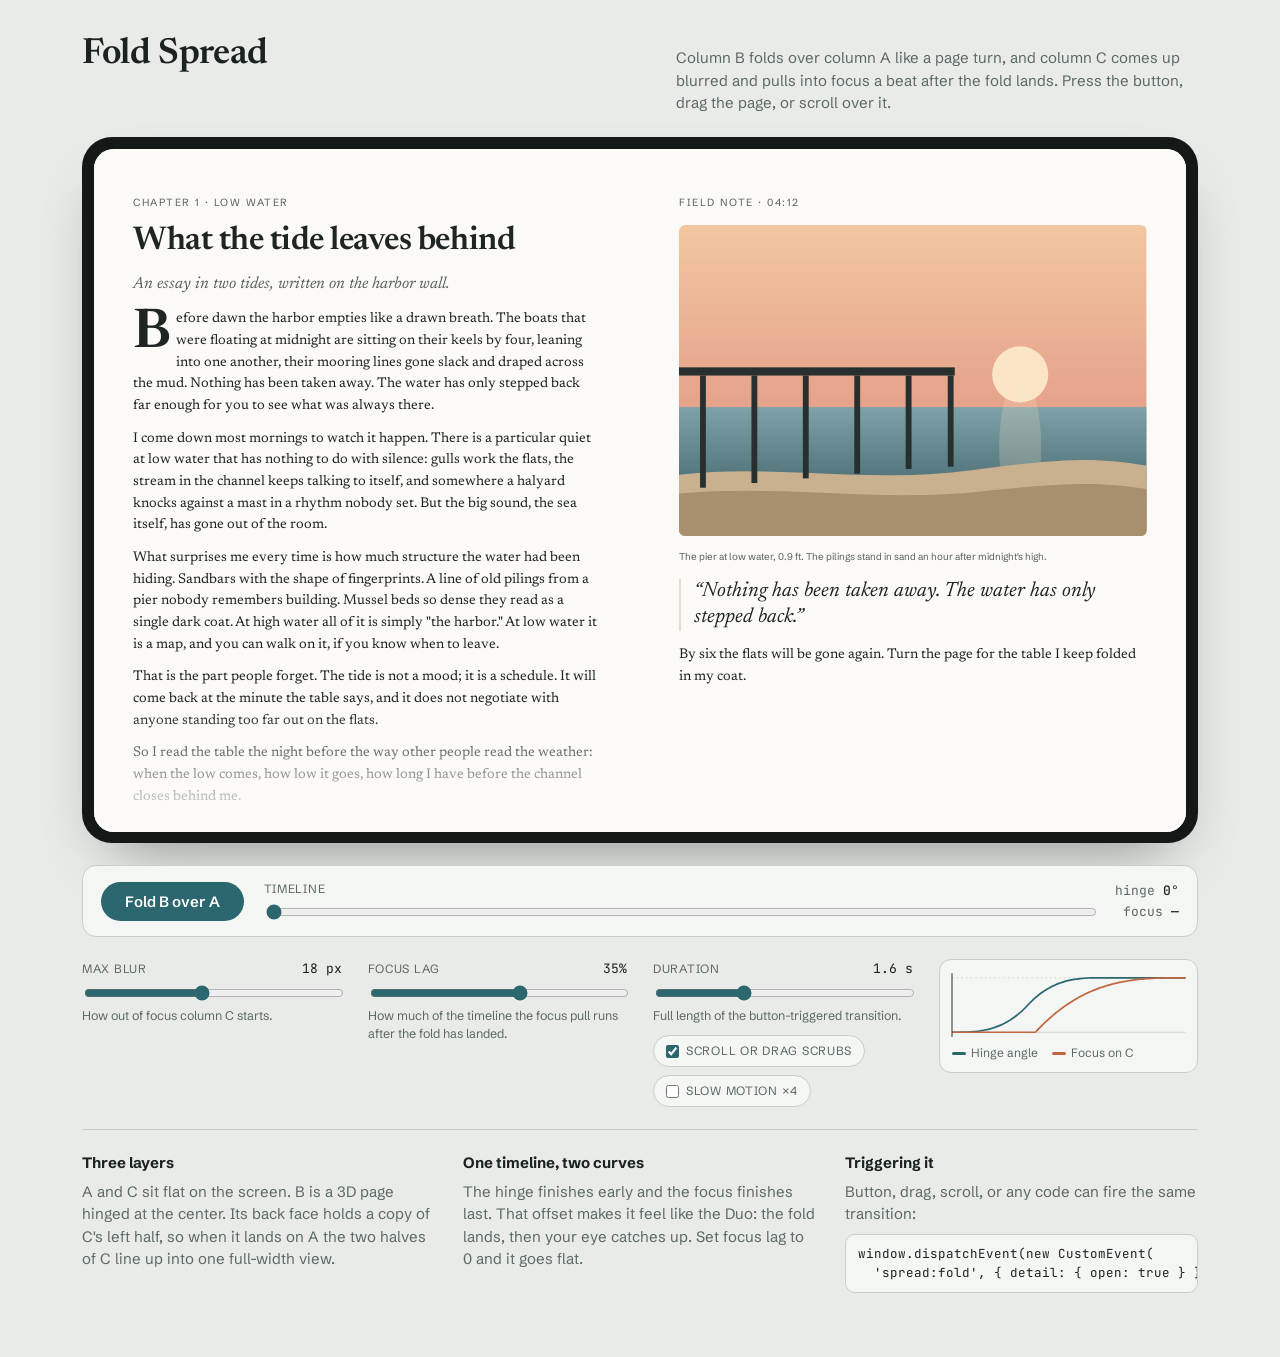
<file: experiments/01-3d-page-turn.html>
<!doctype html>
<html lang="en">
<head>
<meta charset="utf-8">
<meta name="viewport" content="width=device-width, initial-scale=1, viewport-fit=cover">
<style>html{color-scheme:light dark} body{margin:0} img{max-width:100%} [hidden]{display:none!important}</style>
<title>Fold Spread</title>
<link rel="preconnect" href="https://fonts.googleapis.com">
<link rel="preconnect" href="https://fonts.gstatic.com" crossorigin>
<link rel="stylesheet" href="https://fonts.googleapis.com/css2?family=Newsreader:ital,opsz,wght@0,6..72,400;0,6..72,600;1,6..72,400&family=Schibsted+Grotesk:wght@400;500;700&family=JetBrains+Mono:wght@400;500&display=swap">
<style>
/* Layout: a device-framed two-column reading spread is the hero; controls dock directly under it; a short "how it works" closes the page. */
:root{
  --bg:#e8ebe7; --fg:#1b2220; --muted:#5b6864; --line:#c7cfcb; --panel:#f4f6f3;
  --accent:#2c6770; --accent-ink:#ffffff;
  --bezel:#141918; --paper:#fbfaf6; --ink:#1f2523; --ink-soft:#57615d; --rule:#dcdfd8;
  --curve-h:#2c6770; --curve-f:#c0673f;
  --f-read:"Newsreader", Georgia, "Times New Roman", serif;
  --f-ui:"Schibsted Grotesk", system-ui, -apple-system, "Segoe UI", sans-serif;
  --f-mono:"JetBrains Mono", ui-monospace, Menlo, Consolas, monospace;
}
@media (prefers-color-scheme: dark){
  :root:not([data-theme="light"]){
    --bg:#0f1413; --fg:#e3eae7; --muted:#8d9a96; --line:#27312f; --panel:#161d1c;
    --accent:#72b4bc; --accent-ink:#0b1312;
    --bezel:#040606; --paper:#1a1f1e; --ink:#e8e5dd; --ink-soft:#a4aba7; --rule:#2d3533;
    --curve-h:#72b4bc; --curve-f:#e0916a;
    color-scheme:dark;
  }
}
:root[data-theme="dark"]{
  --bg:#0f1413; --fg:#e3eae7; --muted:#8d9a96; --line:#27312f; --panel:#161d1c;
  --accent:#72b4bc; --accent-ink:#0b1312;
  --bezel:#040606; --paper:#1a1f1e; --ink:#e8e5dd; --ink-soft:#a4aba7; --rule:#2d3533;
  --curve-h:#72b4bc; --curve-f:#e0916a;
  color-scheme:dark;
}

*{box-sizing:border-box}
body{background:var(--bg);color:var(--fg);font-family:var(--f-ui);font-size:15px;line-height:1.5}
.wrap{max-width:1180px;margin:0 auto;padding-inline:clamp(16px,3vw,32px);padding-block:28px 64px;display:grid;gap:22px}

header{display:flex;flex-wrap:wrap;align-items:baseline;justify-content:space-between;gap:8px 24px}
header h1{margin:0;font-family:var(--f-read);font-weight:600;font-size:clamp(26px,3.2vw,36px);letter-spacing:-.01em;text-wrap:balance}
header p{margin:0;color:var(--muted);max-width:58ch}

/* ---------- device + stage ---------- */
.device{background:var(--bezel);border-radius:clamp(14px,2.4vw,30px);padding:clamp(6px,1vw,12px);box-shadow:0 30px 60px -30px rgba(0,0,0,.45)}
.screen{
  position:relative;container-type:inline-size;aspect-ratio:16/10;max-width:100%;
  border-radius:clamp(8px,1.6vw,20px);overflow:hidden;background:var(--paper);color:var(--ink);
  touch-action:pan-y;user-select:none;-webkit-user-select:none;cursor:grab;
}
.screen.dragging{cursor:grabbing}
@media (max-width:640px){ .screen{aspect-ratio:4/5} }

.half{position:absolute;top:0;bottom:0;width:50%;overflow:hidden;background:var(--paper)}
.half.left{left:0}
.layer{position:absolute;inset:0;overflow:hidden;background:var(--paper)}
.fx{position:absolute;inset:0;will-change:filter}
.shade{position:absolute;inset:0;pointer-events:none;opacity:0}

/* the folding page */
.page{position:absolute;top:0;bottom:0;left:50%;width:50%;transform-origin:0% 50%;transform-style:preserve-3d;will-change:transform}
.face{position:absolute;inset:0;overflow:hidden;background:var(--paper);backface-visibility:hidden;-webkit-backface-visibility:hidden}
.face.back{transform:rotateY(180deg)}
.c-clone{position:absolute;top:0;bottom:0;left:0;width:200%}

.hinge-line{position:absolute;top:0;bottom:0;left:50%;width:1px;background:var(--rule);pointer-events:none}
.cast{position:absolute;top:0;bottom:0;left:50%;width:50%;pointer-events:none;opacity:0;
  background:linear-gradient(90deg,rgba(0,0,0,.55),rgba(0,0,0,.12) 45%,rgba(0,0,0,0))}
.shade.dark{background:#000}
.shade.front{background:linear-gradient(90deg,rgba(0,0,0,.15),rgba(0,0,0,.65))}
.gloss{position:absolute;inset:0;pointer-events:none;opacity:0;mix-blend-mode:screen;
  background:linear-gradient(100deg,transparent 30%,rgba(255,255,255,.55) 48%,rgba(255,255,255,.1) 56%,transparent 70%);
  background-size:260% 100%}

/* ---------- spread typography (sized to the screen via cqw) ---------- */
.col{position:absolute;inset:0;padding:4.2cqw 3.6cqw 3cqw;display:flex;flex-direction:column;gap:1.3cqw;font-family:var(--f-read)}
.eyebrow{font-family:var(--f-ui);font-size:max(8px,.95cqw);letter-spacing:.14em;text-transform:uppercase;color:var(--ink-soft)}
.col h2{margin:0;font-weight:600;font-size:max(15px,3cqw);line-height:1.05;letter-spacing:-.015em;text-wrap:balance}
.col p{margin:0;font-size:max(9px,1.28cqw);line-height:1.55;color:var(--ink)}
.col p.dek{font-style:italic;color:var(--ink-soft);font-size:max(10px,1.5cqw);line-height:1.35}
.col.a{-webkit-mask-image:linear-gradient(#000 82%,transparent);mask-image:linear-gradient(#000 82%,transparent)}
.col.a .body{columns:1;display:grid;gap:1cqw}
.col.a .body p:first-child::first-letter{float:left;font-size:3.9em;line-height:.8;padding:.06em .08em 0 0;font-weight:600}
figure{margin:0}
.b figure{border-radius:.6cqw;overflow:hidden;aspect-ratio:3/2;flex-shrink:0}
.b figure svg,.c-hero svg{display:block;width:100%;height:100%}
figcaption,.cap{font-family:var(--f-ui);font-size:max(8px,.9cqw);color:var(--ink-soft)}
.pull{font-size:max(11px,1.9cqw)!important;line-height:1.25!important;font-style:italic;border-left:.25cqw solid var(--rule);padding-left:1.2cqw}

.c{position:absolute;inset:0;display:grid;grid-template-columns:57% 1fr;font-family:var(--f-read)}
.c-hero{position:relative;height:100%;overflow:hidden}
.c-text{padding:4.2cqw 3.6cqw 3cqw 3.2cqw;display:flex;flex-direction:column;gap:1.3cqw;min-width:0}
.c-text h2{margin:0;font-weight:600;font-size:max(17px,3.6cqw);line-height:1.02;letter-spacing:-.02em;text-wrap:balance}
.c-text p{margin:0;font-size:max(9px,1.28cqw);line-height:1.55}
.tide{border-collapse:collapse;font-family:var(--f-mono);font-size:max(8px,1cqw);font-variant-numeric:tabular-nums;width:100%}
.tide th{font-family:var(--f-ui);font-weight:500;text-align:left;color:var(--ink-soft);letter-spacing:.08em;text-transform:uppercase;font-size:.85em;padding:.5cqw 0;border-bottom:1px solid var(--rule)}
.tide td{padding:.55cqw 0;border-bottom:1px solid var(--rule)}
.tide td:last-child,.tide th:last-child{text-align:right}

/* ---------- controls ---------- */
.controls{display:grid;grid-template-columns:auto 1fr auto;align-items:center;gap:14px 20px;background:var(--panel);border:1px solid var(--line);border-radius:14px;padding:14px 18px}
.btn{font:600 15px/1 var(--f-ui);background:var(--accent);color:var(--accent-ink);border:0;border-radius:999px;padding:12px 20px;cursor:pointer;white-space:nowrap;min-width:9.5em}
.btn:focus-visible,input:focus-visible,.chip:focus-within{outline:2px solid var(--accent);outline-offset:3px}
.scrub{display:grid;gap:4px;min-width:0}
.scrub label,.knob label{font-size:12px;color:var(--muted);letter-spacing:.06em;text-transform:uppercase}
input[type=range]{width:100%;accent-color:var(--accent)}
.readout{font-family:var(--f-mono);font-size:13px;font-variant-numeric:tabular-nums;color:var(--muted);display:grid;gap:2px;text-align:right;white-space:nowrap}
.readout b{color:var(--fg);font-weight:500}

.tuning{display:grid;grid-template-columns:repeat(auto-fit,minmax(210px,1fr));gap:18px 26px;align-items:start}
.knob{display:grid;gap:4px}
.knob .row{display:flex;justify-content:space-between;align-items:baseline;gap:8px}
.knob output{font-family:var(--f-mono);font-size:13px;font-variant-numeric:tabular-nums}
.knob small{color:var(--muted);font-size:12.5px}
.chips{display:flex;flex-wrap:wrap;gap:8px}
.chip{display:inline-flex;align-items:center;gap:7px;border:1px solid var(--line);border-radius:999px;padding:6px 12px;font-size:13.5px;cursor:pointer;background:var(--panel)}
.chip input{accent-color:var(--accent);margin:0}

.curves{background:var(--panel);border:1px solid var(--line);border-radius:12px;padding:10px 12px}
.curves svg{display:block;width:100%;height:auto;overflow:visible}
.legend{display:flex;gap:14px;font-size:12px;color:var(--muted);margin-top:4px}
.legend i{display:inline-block;width:14px;height:3px;border-radius:2px;vertical-align:middle;margin-right:5px}

.notes{display:grid;grid-template-columns:repeat(auto-fit,minmax(260px,1fr));gap:18px 28px;border-top:1px solid var(--line);padding-top:22px}
.notes h3{margin:0 0 6px;font-size:15px}
.notes p{margin:0;color:var(--muted);max-width:60ch}
code,pre{font-family:var(--f-mono);font-size:12.5px}
pre{margin:8px 0 0;background:var(--panel);border:1px solid var(--line);border-radius:10px;padding:10px 12px;overflow-x:auto;color:var(--fg)}

@media (max-width:640px){
  .controls{grid-template-columns:1fr auto}
  .scrub{grid-column:1/-1;order:3}
}
</style>
</head>
<body>
<div class="wrap">
  <header>
    <h1>Fold Spread</h1>
    <p>Column B folds over column A like a page turn, and column C comes up blurred and pulls into focus a beat after the fold lands. Press the button, drag the page, or scroll over it.</p>
  </header>

  <div class="device">
    <div class="screen" id="screen" aria-label="Two-column spread. Use the Fold button to switch to the full-width view.">

      <!-- C: full-width layer underneath -->
      <div class="layer" id="cBaseWrap">
        <div class="fx" id="cBase"></div>
        <div class="shade dark" id="cBaseScrim"></div>
      </div>

      <!-- A: left column -->
      <div class="half left" id="colAWrap">
        <div class="fx" id="colA">
          <article class="col a">
            <span class="eyebrow">Chapter 1 · Low Water</span>
            <h2>What the tide leaves behind</h2>
            <p class="dek">An essay in two tides, written on the harbor wall.</p>
            <div class="body">
              <p>Before dawn the harbor empties like a drawn breath. The boats that were floating at midnight are sitting on their keels by four, leaning into one another, their mooring lines gone slack and draped across the mud. Nothing has been taken away. The water has only stepped back far enough for you to see what was always there.</p>
              <p>I come down most mornings to watch it happen. There is a particular quiet at low water that has nothing to do with silence: gulls work the flats, the stream in the channel keeps talking to itself, and somewhere a halyard knocks against a mast in a rhythm nobody set. But the big sound, the sea itself, has gone out of the room.</p>
              <p>What surprises me every time is how much structure the water had been hiding. Sandbars with the shape of fingerprints. A line of old pilings from a pier nobody remembers building. Mussel beds so dense they read as a single dark coat. At high water all of it is simply "the harbor." At low water it is a map, and you can walk on it, if you know when to leave.</p>
              <p>That is the part people forget. The tide is not a mood; it is a schedule. It will come back at the minute the table says, and it does not negotiate with anyone standing too far out on the flats.</p>
              <p>So I read the table the night before the way other people read the weather: when the low comes, how low it goes, how long I have before the channel closes behind me.</p>
            </div>
          </article>
        </div>
        <div class="shade dark" id="aShade"></div>
      </div>

      <!-- B: the page that folds -->
      <div class="page" id="page">
        <div class="face front" id="front">
          <div class="fx" id="colB">
            <article class="col b">
              <span class="eyebrow">Field note · 04:12</span>
              <figure>
                <svg viewBox="0 0 400 267" preserveAspectRatio="xMidYMid slice" aria-hidden="true">
                  <defs>
                    <linearGradient id="bSky" x1="0" y1="0" x2="0" y2="1"><stop offset="0" stop-color="#f1c6a0"/><stop offset=".6" stop-color="#e5a18a"/><stop offset="1" stop-color="#a7bcc0"/></linearGradient>
                    <linearGradient id="bSea" x1="0" y1="0" x2="0" y2="1"><stop offset="0" stop-color="#7fa2a8"/><stop offset="1" stop-color="#2e5058"/></linearGradient>
                  </defs>
                  <rect width="400" height="267" fill="url(#bSky)"/>
                  <circle cx="292" cy="128" r="24" fill="#fbe5c6"/>
                  <rect y="156" width="400" height="111" fill="url(#bSea)"/>
                  <ellipse cx="292" cy="190" rx="18" ry="60" fill="#fbe5c6" opacity=".22"/>
                  <path d="M0 214 C80 204 160 222 250 210 S360 200 400 206 V267 H0Z" fill="#c9b08e"/>
                  <path d="M0 230 C90 222 170 238 260 228 S370 222 400 226 V267 H0Z" fill="#a88f6e"/>
                  <g fill="#27302f">
                    <rect x="0" y="122" width="236" height="7"/>
                    <rect x="18" y="129" width="5" height="96"/><rect x="62" y="129" width="5" height="92"/><rect x="106" y="129" width="5" height="88"/><rect x="150" y="129" width="5" height="84"/><rect x="194" y="129" width="5" height="80"/><rect x="230" y="129" width="5" height="78"/>
                  </g>
                </svg>
              </figure>
              <figcaption>The pier at low water, 0.9 ft. The pilings stand in sand an hour after midnight's high.</figcaption>
              <p class="pull">“Nothing has been taken away. The water has only stepped back.”</p>
              <p>By six the flats will be gone again. Turn the page for the table I keep folded in my coat.</p>
            </article>
          </div>
          <div class="shade front" id="frontShade"></div>
          <div class="gloss" id="gloss"></div>
        </div>
        <div class="face back" id="back">
          <div class="fx" id="cBack"><div class="c-clone" id="cClone"></div></div>
          <div class="shade dark" id="backShade"></div>
        </div>
      </div>

      <div class="cast" id="cast"></div>
    </div>
  </div>

  <div class="controls">
    <button class="btn" id="toggle" type="button">Fold B over A</button>
    <div class="scrub">
      <label for="t">Timeline</label>
      <input id="t" type="range" min="0" max="1000" value="0" aria-describedby="readout">
    </div>
    <div class="readout" id="readout" aria-live="off">
      <span>hinge <b id="rAngle">0°</b></span>
      <span>focus <b id="rFocus">—</b></span>
    </div>
  </div>

  <div class="tuning">
    <div class="knob">
      <div class="row"><label for="maxBlur">Max blur</label><output id="oBlur">18 px</output></div>
      <input id="maxBlur" type="range" min="0" max="40" value="18">
      <small>How out of focus column C starts.</small>
    </div>
    <div class="knob">
      <div class="row"><label for="lag">Focus lag</label><output id="oLag">35%</output></div>
      <input id="lag" type="range" min="0" max="60" value="35">
      <small>How much of the timeline the focus pull runs after the fold has landed.</small>
    </div>
    <div class="knob">
      <div class="row"><label for="dur">Duration</label><output id="oDur">1.6 s</output></div>
      <input id="dur" type="range" min="4" max="40" value="16">
      <small>Full length of the button-triggered transition.</small>
      <div class="chips" style="margin-top:6px">
        <label class="chip"><input id="scrollScrub" type="checkbox" checked> Scroll or drag scrubs</label>
        <label class="chip"><input id="slow" type="checkbox"> Slow motion ×4</label>
      </div>
    </div>
    <div class="curves">
      <svg id="curveSvg" viewBox="0 0 300 90" role="img" aria-label="Hinge and focus curves over the timeline">
        <line x1="0" y1="80" x2="300" y2="80" stroke="var(--line)"/>
        <line x1="0" y1="10" x2="300" y2="10" stroke="var(--line)" stroke-dasharray="2 4"/>
        <path id="pH" fill="none" stroke="var(--curve-h)" stroke-width="2.2"/>
        <path id="pF" fill="none" stroke="var(--curve-f)" stroke-width="2.2"/>
        <line id="playhead" x1="0" y1="4" x2="0" y2="86" stroke="var(--fg)" stroke-width="1.2"/>
      </svg>
      <div class="legend"><span><i style="background:var(--curve-h)"></i>Hinge angle</span><span><i style="background:var(--curve-f)"></i>Focus on C</span></div>
    </div>
  </div>

  <section class="notes">
    <div>
      <h3>Three layers</h3>
      <p>A and C sit flat on the screen. B is a 3D page hinged at the center. Its back face holds a copy of C's left half, so when it lands on A the two halves of C line up into one full-width view.</p>
    </div>
    <div>
      <h3>One timeline, two curves</h3>
      <p>The hinge finishes early and the focus finishes last. That offset makes it feel like the Duo: the fold lands, then your eye catches up. Set focus lag to 0 and it goes flat.</p>
    </div>
    <div>
      <h3>Triggering it</h3>
      <p>Button, drag, scroll, or any code can fire the same transition:</p>
      <pre>window.dispatchEvent(new CustomEvent(
  'spread:fold', { detail: { open: true } }))</pre>
    </div>
  </section>
</div>

<template id="tpl-c">
  <div class="c">
    <figure class="c-hero">
      <svg viewBox="0 0 600 500" preserveAspectRatio="xMidYMid slice" aria-hidden="true">
        <defs>
          <linearGradient id="cSky" x1="0" y1="0" x2="0" y2="1"><stop offset="0" stop-color="#1d3346"/><stop offset=".55" stop-color="#5b6f86"/><stop offset=".85" stop-color="#e3a98b"/><stop offset="1" stop-color="#f0c7a2"/></linearGradient>
          <linearGradient id="cSea" x1="0" y1="0" x2="0" y2="1"><stop offset="0" stop-color="#5d7e8c"/><stop offset="1" stop-color="#182c36"/></linearGradient>
        </defs>
        <rect width="600" height="500" fill="url(#cSky)"/>
        <g fill="#f4efe2" opacity=".8"><circle cx="70" cy="60" r="1.6"/><circle cx="160" cy="34" r="1.2"/><circle cx="240" cy="88" r="1.4"/><circle cx="380" cy="42" r="1.1"/><circle cx="520" cy="70" r="1.5"/><circle cx="455" cy="120" r="1"/></g>
        <circle cx="410" cy="150" r="34" fill="#f5ecd9"/>
        <rect y="300" width="600" height="200" fill="url(#cSea)"/>
        <rect x="396" y="302" width="28" height="150" fill="#f5ecd9" opacity=".18"/>
        <path d="M0 290 C70 250 130 230 200 244 S300 290 360 296 L360 302 L0 302Z" fill="#1a242b"/>
        <path d="M600 280 C560 262 520 270 480 286 S430 300 420 302 L600 302Z" fill="#223038"/>
        <g stroke="#dfe7e6" stroke-opacity=".35" fill="none">
          <path d="M0 340 C100 334 200 346 300 338 S500 332 600 340"/>
          <path d="M0 380 C120 372 240 388 360 378 S520 372 600 380"/>
          <path d="M0 430 C140 420 260 440 380 428 S540 422 600 430"/>
        </g>
        <g font-family="JetBrains Mono, monospace" font-size="12" fill="#f4efe2" opacity=".85">
          <line x1="560" y1="200" x2="560" y2="440" stroke="#f4efe2" stroke-opacity=".6"/>
          <line x1="552" y1="200" x2="568" y2="200" stroke="#f4efe2"/><text x="526" y="204">6ft</text>
          <line x1="554" y1="280" x2="566" y2="280" stroke="#f4efe2"/><text x="526" y="284">4ft</text>
          <line x1="554" y1="360" x2="566" y2="360" stroke="#f4efe2"/><text x="526" y="364">2ft</text>
          <line x1="552" y1="440" x2="568" y2="440" stroke="#f4efe2"/><text x="526" y="444">0ft</text>
        </g>
      </svg>
    </figure>
    <div class="c-text">
      <span class="eyebrow">Chapter 2 · The Table</span>
      <h2>Twice a day, the sea leaves</h2>
      <p>The table is the only honest document in the harbor. Four lines a day, give or take, and every one of them comes true on time. Read it the night before and you know how far out you can walk and when you have to turn around.</p>
      <table class="tide">
        <thead><tr><th>Harbor Point · Wed</th><th>Time</th><th>Height</th></tr></thead>
        <tbody>
          <tr><td>Low</td><td>04:12</td><td>0.9 ft</td></tr>
          <tr><td>High</td><td>10:31</td><td>5.6 ft</td></tr>
          <tr><td>Low</td><td>16:48</td><td>1.4 ft</td></tr>
          <tr><td>High</td><td>22:55</td><td>6.1 ft</td></tr>
        </tbody>
      </table>
      <span class="cap">Example tide table. Heights above mean lower low water.</span>
    </div>
  </div>
</template>

<script>
(() => {
  const $ = (id) => document.getElementById(id);
  const screen = $('screen'), page = $('page'), front = $('front'), back = $('back');
  const colA = $('colA'), colB = $('colB'), cBase = $('cBase'), cBack = $('cBack');
  const aShade = $('aShade'), frontShade = $('frontShade'), backShade = $('backShade'), gloss = $('gloss'), cast = $('cast'), cBaseScrim = $('cBaseScrim');
  const btn = $('toggle'), tInput = $('t');

  // Render C twice: the flat base layer and the copy riding on the back of the folding page.
  const tpl = $('tpl-c');
  cBase.append(tpl.content.cloneNode(true));
  $('cClone').append(tpl.content.cloneNode(true));

  const reduce = window.matchMedia('(prefers-reduced-motion: reduce)').matches;
  const cfg = { maxBlur: 18, lag: 0.35, dur: 1.6 };
  let t = 0, target = 0, raf = 0;

  const clamp = (x, a = 0, b = 1) => Math.min(b, Math.max(a, x));
  const inOut = (x) => x < .5 ? 4 * x * x * x : 1 - Math.pow(-2 * x + 2, 3) / 2;
  const out = (x) => 1 - Math.pow(1 - x, 3);

  // One timeline t in [0,1] drives two curves: the hinge lands at (1 - lag), focus finishes at 1.
  function curves(t) {
    const H = Math.max(0.2, 1 - cfg.lag);
    const h = inOut(clamp(t / H));
    const fStart = H * 0.55;
    const f = out(clamp((t - fStart) / (1 - fStart)));
    const fRight = out(clamp((t - fStart * 0.6) / (1 - fStart * 0.6)));  // the stationary half settles a little sooner
    return { h, f, fRight };
  }

  const blur = (px) => px < 0.05 ? 'none' : `blur(${px.toFixed(2)}px)`;

  function render() {
    const { h, f, fRight } = curves(t);
    const B = cfg.maxBlur;
    const mid = Math.sin(Math.PI * h);           // peaks when the page is standing up

    page.style.transform = `rotateY(${(-180 * h).toFixed(2)}deg)`;
    const showBack = h >= 0.5;
    front.style.visibility = showBack ? 'hidden' : 'visible';
    back.style.visibility = showBack ? 'visible' : 'hidden';

    // Column B while it moves: a smear of motion blur, darker as it turns away, a glint crossing it.
    colB.style.filter = blur(mid * B * 0.28);
    frontShade.style.opacity = (clamp(h * 2) * 0.55).toFixed(3);
    gloss.style.opacity = (mid * 0.85).toFixed(3);
    gloss.style.backgroundPosition = `${((1 - h) * 100).toFixed(1)}% 0`;

    // Column A gets covered: it dims and softens under the incoming page.
    colA.style.filter = blur(h * B * 0.22);
    aShade.style.opacity = (h * 0.5).toFixed(3);
    cast.style.opacity = (mid * 0.5).toFixed(3);

    // Column C: arrives out of focus and pulls sharp after the fold lands.
    cBack.style.filter = f >= 0.999 ? 'none' : `${blur(B * (1 - f))} saturate(${(0.55 + 0.45 * f).toFixed(3)})`.replace('none ', '');
    backShade.style.opacity = (clamp((1 - h) * 2) * 0.6 + (1 - f) * 0.35).toFixed(3);
    cBase.style.filter = blur(B * 0.6 * (1 - fRight));
    cBaseScrim.style.opacity = ((1 - fRight) * 0.3).toFixed(3);

    // Readouts
    tInput.value = Math.round(t * 1000);
    $('rAngle').textContent = `${Math.round(180 * h)}°`;
    $('rFocus').textContent = t === 0 ? '—' : `${Math.round(f * 100)}%`;
    $('playhead').setAttribute('x1', (t * 300).toFixed(1));
    $('playhead').setAttribute('x2', (t * 300).toFixed(1));
  }

  function drawCurves() {
    let dh = '', df = '';
    for (let i = 0; i <= 120; i++) {
      const x = i / 120, { h, f } = curves(x);
      const X = (x * 300).toFixed(1);
      dh += (i ? 'L' : 'M') + X + ' ' + (80 - h * 70).toFixed(1);
      df += (i ? 'L' : 'M') + X + ' ' + (80 - f * 70).toFixed(1);
    }
    $('pH').setAttribute('d', dh);
    $('pF').setAttribute('d', df);
  }

  function setBtn() { btn.textContent = target >= 0.5 ? 'Unfold' : 'Fold B over A'; }

  function animateTo(to) {
    cancelAnimationFrame(raf);
    target = to; setBtn();
    const from = t;
    const slow = $('slow').checked ? 4 : 1;
    const ms = reduce ? 250 : Math.abs(to - from) * cfg.dur * 1000 * slow;
    const start = performance.now();
    const step = (now) => {
      const k = ms ? clamp((now - start) / ms) : 1;
      t = from + (to - from) * k;
      render();
      if (k < 1) raf = requestAnimationFrame(step);
    };
    raf = requestAnimationFrame(step);
  }

  function scrubTo(v) {
    cancelAnimationFrame(raf);
    t = clamp(v); target = t >= 0.5 ? 1 : 0; setBtn(); render();
  }

  btn.addEventListener('click', () => animateTo(target >= 0.5 ? 0 : 1));
  tInput.addEventListener('input', () => scrubTo(tInput.value / 1000));

  // Any code can trigger it.
  window.addEventListener('spread:fold', (e) => {
    const open = e.detail && typeof e.detail.open === 'boolean' ? e.detail.open : target < 0.5;
    animateTo(open ? 1 : 0);
  });

  // Scroll over the screen scrubs the timeline; at either end the page scrolls normally.
  screen.addEventListener('wheel', (e) => {
    if (!$('scrollScrub').checked) return;
    const d = e.deltaY / 700;
    if ((d > 0 && t >= 1) || (d < 0 && t <= 0)) return;
    e.preventDefault();
    scrubTo(t + d);
  }, { passive: false });

  // Drag the page: leftward drag folds, rightward unfolds, release snaps to the nearest end.
  let drag = null;
  screen.addEventListener('pointerdown', (e) => {
    if (!$('scrollScrub').checked || e.button !== 0) return;
    drag = { x: e.clientX, t0: t, moved: false, w: screen.getBoundingClientRect().width / 2 };
    screen.setPointerCapture(e.pointerId);
  });
  screen.addEventListener('pointermove', (e) => {
    if (!drag) return;
    const dx = drag.x - e.clientX;
    if (Math.abs(dx) > 4) { drag.moved = true; screen.classList.add('dragging'); }
    if (drag.moved) scrubTo(drag.t0 + dx / drag.w);
  });
  const endDrag = () => {
    if (!drag) return;
    const moved = drag.moved; drag = null; screen.classList.remove('dragging');
    if (moved && t > 0 && t < 1) animateTo(t >= 0.5 ? 1 : 0);
  };
  screen.addEventListener('pointerup', endDrag);
  screen.addEventListener('pointercancel', endDrag);

  // Tuning knobs
  $('maxBlur').addEventListener('input', (e) => { cfg.maxBlur = +e.target.value; $('oBlur').textContent = `${cfg.maxBlur} px`; render(); });
  $('lag').addEventListener('input', (e) => { cfg.lag = e.target.value / 100; $('oLag').textContent = `${e.target.value}%`; drawCurves(); render(); });
  $('dur').addEventListener('input', (e) => { cfg.dur = e.target.value / 10; $('oDur').textContent = `${cfg.dur.toFixed(1)} s`; });

  // Keep 3D depth proportional to the screen size.
  const setPerspective = () => { screen.style.perspective = `${Math.round(screen.clientWidth * 2.1)}px`; };
  new ResizeObserver(setPerspective).observe(screen);
  setPerspective();

  drawCurves();
  render();

  // Expose for playing in the console.
  window.foldSpread = { open: () => animateTo(1), close: () => animateTo(0), set: scrubTo, cfg };
})();
</script>
</body>
</html>
</file>
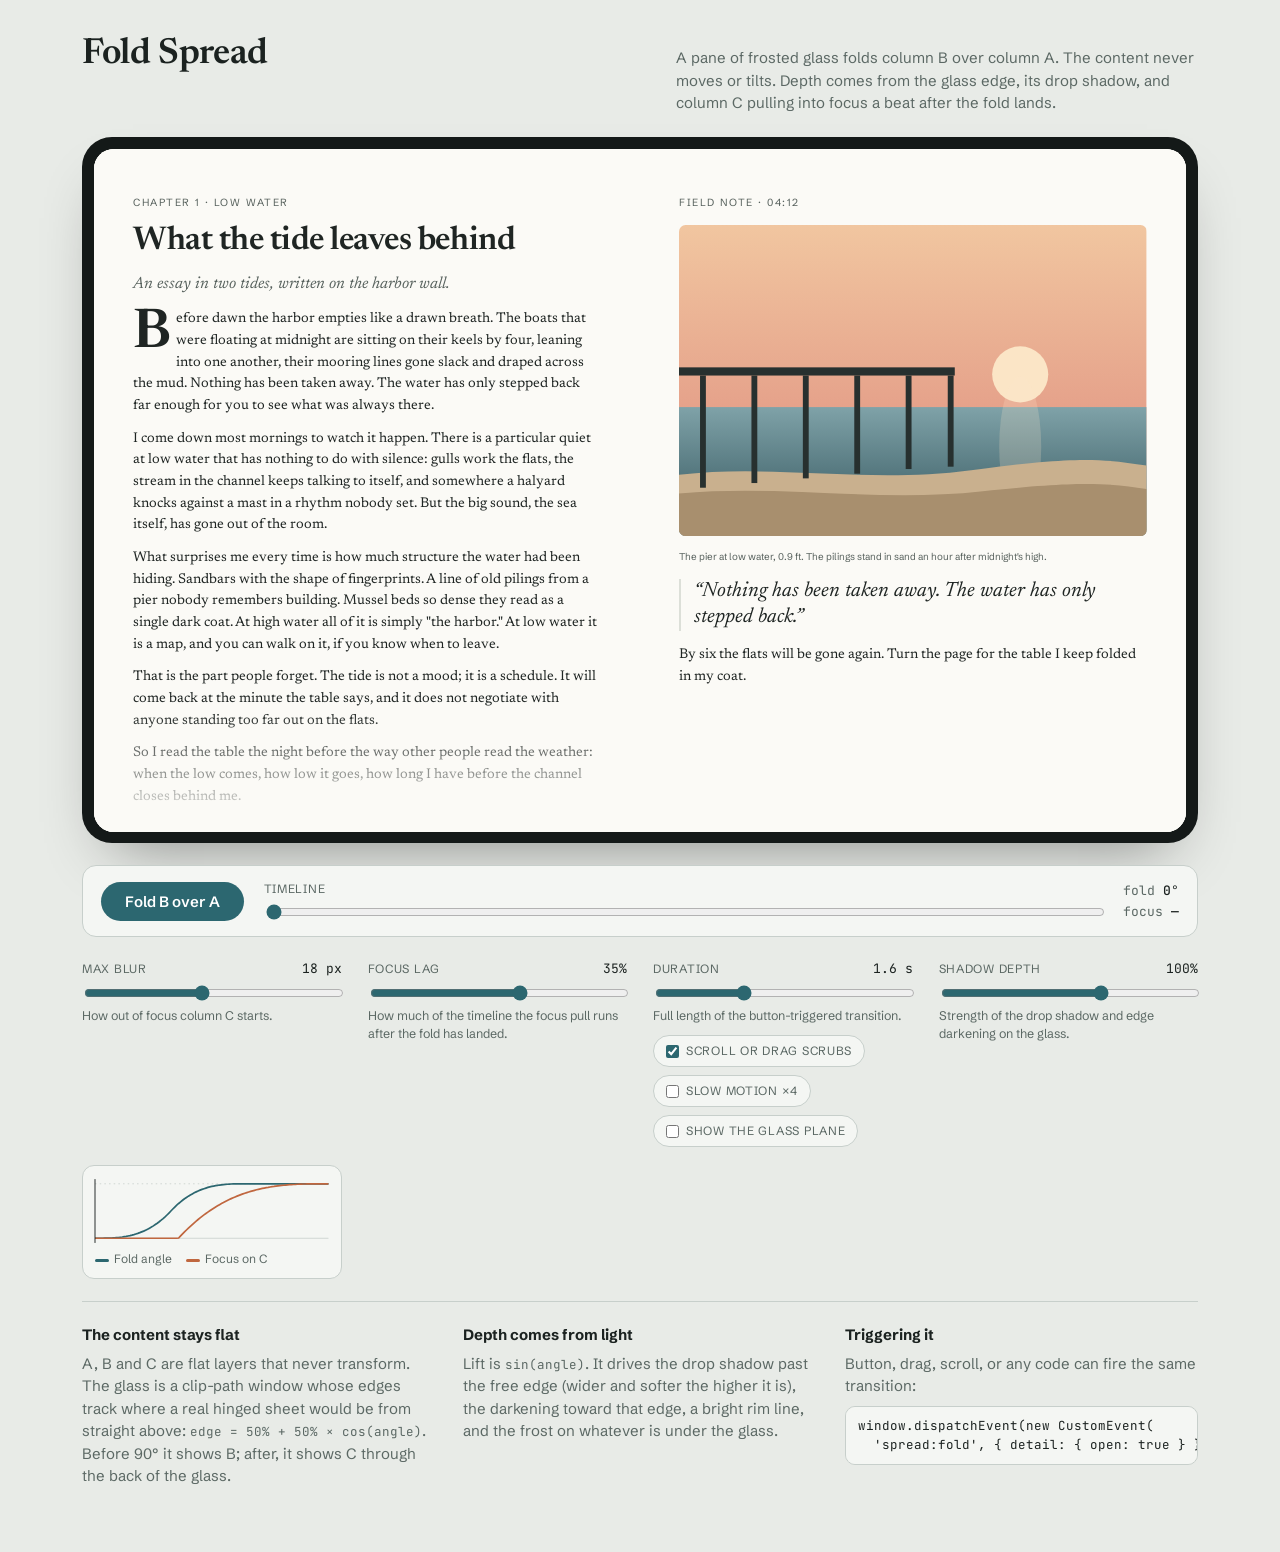
<file: experiments/02-flat-glass-sweep.html>
<!doctype html>
<html lang="en">
<head>
<meta charset="utf-8">
<meta name="viewport" content="width=device-width, initial-scale=1, viewport-fit=cover">
<style>html{color-scheme:light dark} body{margin:0} img{max-width:100%} [hidden]{display:none!important}</style>
<title>Fold Spread</title>
<link rel="preconnect" href="https://fonts.googleapis.com">
<link rel="preconnect" href="https://fonts.gstatic.com" crossorigin>
<link rel="stylesheet" href="https://fonts.googleapis.com/css2?family=Newsreader:ital,opsz,wght@0,6..72,400;0,6..72,600;1,6..72,400&family=Schibsted+Grotesk:wght@400;500;700&family=JetBrains+Mono:wght@400;500&display=swap">
<style>
/* Layout: a device-framed two-column reading spread is the hero; controls dock directly under it; a short "how it works" closes the page. */
:root{
  --bg:#e8ebe7; --fg:#1b2220; --muted:#5b6864; --line:#c7cfcb; --panel:#f4f6f3;
  --accent:#2c6770; --accent-ink:#ffffff;
  --bezel:#141918; --paper:#fbfaf6; --ink:#1f2523; --ink-soft:#57615d; --rule:#dcdfd8;
  --curve-h:#2c6770; --curve-f:#c0673f; --haze:#ffffff;
  --f-read:"Newsreader", Georgia, "Times New Roman", serif;
  --f-ui:"Schibsted Grotesk", system-ui, -apple-system, "Segoe UI", sans-serif;
  --f-mono:"JetBrains Mono", ui-monospace, Menlo, Consolas, monospace;
}
@media (prefers-color-scheme: dark){
  :root:not([data-theme="light"]){
    --bg:#0f1413; --fg:#e3eae7; --muted:#8d9a96; --line:#27312f; --panel:#161d1c;
    --accent:#72b4bc; --accent-ink:#0b1312;
    --bezel:#040606; --paper:#1a1f1e; --ink:#e8e5dd; --ink-soft:#a4aba7; --rule:#2d3533;
    --curve-h:#72b4bc; --curve-f:#e0916a; --haze:#b9c7c4;
    color-scheme:dark;
  }
}
:root[data-theme="dark"]{
  --bg:#0f1413; --fg:#e3eae7; --muted:#8d9a96; --line:#27312f; --panel:#161d1c;
  --accent:#72b4bc; --accent-ink:#0b1312;
  --bezel:#040606; --paper:#1a1f1e; --ink:#e8e5dd; --ink-soft:#a4aba7; --rule:#2d3533;
  --curve-h:#72b4bc; --curve-f:#e0916a; --haze:#b9c7c4;
  color-scheme:dark;
}

*{box-sizing:border-box}
body{background:var(--bg);color:var(--fg);font-family:var(--f-ui);font-size:15px;line-height:1.5}
.wrap{max-width:1180px;margin:0 auto;padding-inline:clamp(16px,3vw,32px);padding-block:28px 64px;display:grid;gap:22px}

header{display:flex;flex-wrap:wrap;align-items:baseline;justify-content:space-between;gap:8px 24px}
header h1{margin:0;font-family:var(--f-read);font-weight:600;font-size:clamp(26px,3.2vw,36px);letter-spacing:-.01em;text-wrap:balance}
header p{margin:0;color:var(--muted);max-width:58ch}

/* ---------- device + stage ---------- */
.device{background:var(--bezel);border-radius:clamp(14px,2.4vw,30px);padding:clamp(6px,1vw,12px);box-shadow:0 30px 60px -30px rgba(0,0,0,.45)}
.screen{
  position:relative;container-type:inline-size;aspect-ratio:16/10;max-width:100%;
  border-radius:clamp(8px,1.6vw,20px);overflow:hidden;background:var(--paper);color:var(--ink);
  touch-action:pan-y;user-select:none;-webkit-user-select:none;cursor:grab;
}
.screen.dragging{cursor:grabbing}
@media (max-width:640px){ .screen{aspect-ratio:4/5} }

.layer{position:absolute;inset:0;overflow:hidden;background:var(--paper)}
.fx{position:absolute;inset:0;will-change:filter;background:var(--paper)}
.slot{position:absolute;top:0;bottom:0;width:50%}
.slot.left{left:0}
.slot.right{left:50%}
.shade{position:absolute;inset:0;pointer-events:none;opacity:0;background:#000}
.haze{position:absolute;inset:0;pointer-events:none;opacity:0;background:var(--haze)}
#plane{will-change:clip-path}
.drop,.glass{position:absolute;top:0;bottom:0;pointer-events:none;left:0;width:0}
.drop{opacity:0}
.glass.outline{outline:2px dashed var(--curve-f);outline-offset:-2px}

/* ---------- spread typography (sized to the screen via cqw) ---------- */
.col{position:absolute;inset:0;padding:4.2cqw 3.6cqw 3cqw;display:flex;flex-direction:column;gap:1.3cqw;font-family:var(--f-read)}
.eyebrow{font-family:var(--f-ui);font-size:max(8px,.95cqw);letter-spacing:.14em;text-transform:uppercase;color:var(--ink-soft)}
.col h2{margin:0;font-weight:600;font-size:max(15px,3cqw);line-height:1.05;letter-spacing:-.015em;text-wrap:balance}
.col p{margin:0;font-size:max(9px,1.28cqw);line-height:1.55;color:var(--ink)}
.col p.dek{font-style:italic;color:var(--ink-soft);font-size:max(10px,1.5cqw);line-height:1.35}
.col.a{-webkit-mask-image:linear-gradient(#000 82%,transparent);mask-image:linear-gradient(#000 82%,transparent)}
.col.a .body{columns:1;display:grid;gap:1cqw}
.col.a .body p:first-child::first-letter{float:left;font-size:3.9em;line-height:.8;padding:.06em .08em 0 0;font-weight:600}
figure{margin:0}
.b figure{border-radius:.6cqw;overflow:hidden;aspect-ratio:3/2;flex-shrink:0}
.b figure svg,.c-hero svg{display:block;width:100%;height:100%}
figcaption,.cap{font-family:var(--f-ui);font-size:max(8px,.9cqw);color:var(--ink-soft)}
.pull{font-size:max(11px,1.9cqw)!important;line-height:1.25!important;font-style:italic;border-left:.25cqw solid var(--rule);padding-left:1.2cqw}

.c{position:absolute;inset:0;display:grid;grid-template-columns:57% 1fr;font-family:var(--f-read)}
.c-hero{position:relative;height:100%;overflow:hidden}
.c-text{padding:4.2cqw 3.6cqw 3cqw 3.2cqw;display:flex;flex-direction:column;gap:1.3cqw;min-width:0}
.c-text h2{margin:0;font-weight:600;font-size:max(17px,3.6cqw);line-height:1.02;letter-spacing:-.02em;text-wrap:balance}
.c-text p{margin:0;font-size:max(9px,1.28cqw);line-height:1.55}
.tide{border-collapse:collapse;font-family:var(--f-mono);font-size:max(8px,1cqw);font-variant-numeric:tabular-nums;width:100%}
.tide th{font-family:var(--f-ui);font-weight:500;text-align:left;color:var(--ink-soft);letter-spacing:.08em;text-transform:uppercase;font-size:.85em;padding:.5cqw 0;border-bottom:1px solid var(--rule)}
.tide td{padding:.55cqw 0;border-bottom:1px solid var(--rule)}
.tide td:last-child,.tide th:last-child{text-align:right}

/* ---------- controls ---------- */
.controls{display:grid;grid-template-columns:auto 1fr auto;align-items:center;gap:14px 20px;background:var(--panel);border:1px solid var(--line);border-radius:14px;padding:14px 18px}
.btn{font:600 15px/1 var(--f-ui);background:var(--accent);color:var(--accent-ink);border:0;border-radius:999px;padding:12px 20px;cursor:pointer;white-space:nowrap;min-width:9.5em}
.btn:focus-visible,input:focus-visible,.chip:focus-within{outline:2px solid var(--accent);outline-offset:3px}
.scrub{display:grid;gap:4px;min-width:0}
.scrub label,.knob label{font-size:12px;color:var(--muted);letter-spacing:.06em;text-transform:uppercase}
input[type=range]{width:100%;accent-color:var(--accent)}
.readout{font-family:var(--f-mono);font-size:13px;font-variant-numeric:tabular-nums;color:var(--muted);display:grid;gap:2px;text-align:right;white-space:nowrap}
.readout b{color:var(--fg);font-weight:500}

.tuning{display:grid;grid-template-columns:repeat(auto-fit,minmax(210px,1fr));gap:18px 26px;align-items:start}
.knob{display:grid;gap:4px}
.knob .row{display:flex;justify-content:space-between;align-items:baseline;gap:8px}
.knob output{font-family:var(--f-mono);font-size:13px;font-variant-numeric:tabular-nums}
.knob small{color:var(--muted);font-size:12.5px}
.chips{display:flex;flex-wrap:wrap;gap:8px}
.chip{display:inline-flex;align-items:center;gap:7px;border:1px solid var(--line);border-radius:999px;padding:6px 12px;font-size:13.5px;cursor:pointer;background:var(--panel)}
.chip input{accent-color:var(--accent);margin:0}

.curves{background:var(--panel);border:1px solid var(--line);border-radius:12px;padding:10px 12px}
.curves svg{display:block;width:100%;height:auto;overflow:visible}
.legend{display:flex;gap:14px;font-size:12px;color:var(--muted);margin-top:4px}
.legend i{display:inline-block;width:14px;height:3px;border-radius:2px;vertical-align:middle;margin-right:5px}

.notes{display:grid;grid-template-columns:repeat(auto-fit,minmax(260px,1fr));gap:18px 28px;border-top:1px solid var(--line);padding-top:22px}
.notes h3{margin:0 0 6px;font-size:15px}
.notes p{margin:0;color:var(--muted);max-width:60ch}
code,pre{font-family:var(--f-mono);font-size:12.5px}
pre{margin:8px 0 0;background:var(--panel);border:1px solid var(--line);border-radius:10px;padding:10px 12px;overflow-x:auto;color:var(--fg)}

@media (max-width:640px){
  .controls{grid-template-columns:1fr auto}
  .scrub{grid-column:1/-1;order:3}
}
</style>
</head>
<body>
<div class="wrap">
  <header>
    <h1>Fold Spread</h1>
    <p>A pane of frosted glass folds column B over column A. The content never moves or tilts. Depth comes from the glass edge, its drop shadow, and column C pulling into focus a beat after the fold lands.</p>
  </header>

  <div class="device">
    <div class="screen" id="screen" aria-label="Two-column spread. Use the Fold button to switch to the full-width view.">

      <!-- Flat layer: column A on the left half -->
      <div class="layer" id="layerA">
        <div class="fx" id="fxA"><div class="slot left">
          <article class="col a">
            <span class="eyebrow">Chapter 1 · Low Water</span>
            <h2>What the tide leaves behind</h2>
            <p class="dek">An essay in two tides, written on the harbor wall.</p>
            <div class="body">
              <p>Before dawn the harbor empties like a drawn breath. The boats that were floating at midnight are sitting on their keels by four, leaning into one another, their mooring lines gone slack and draped across the mud. Nothing has been taken away. The water has only stepped back far enough for you to see what was always there.</p>
              <p>I come down most mornings to watch it happen. There is a particular quiet at low water that has nothing to do with silence: gulls work the flats, the stream in the channel keeps talking to itself, and somewhere a halyard knocks against a mast in a rhythm nobody set. But the big sound, the sea itself, has gone out of the room.</p>
              <p>What surprises me every time is how much structure the water had been hiding. Sandbars with the shape of fingerprints. A line of old pilings from a pier nobody remembers building. Mussel beds so dense they read as a single dark coat. At high water all of it is simply "the harbor." At low water it is a map, and you can walk on it, if you know when to leave.</p>
              <p>That is the part people forget. The tide is not a mood; it is a schedule. It will come back at the minute the table says, and it does not negotiate with anyone standing too far out on the flats.</p>
              <p>So I read the table the night before the way other people read the weather: when the low comes, how low it goes, how long I have before the channel closes behind me.</p>
            </div>
          </article>
        </div></div>
        <div class="shade dark" id="aShade"></div>
      </div>

      <!-- Flat layer: column C, uncovered beside the glass as it sweeps -->
      <div class="layer" id="layerC"><div class="fx" id="fxC"></div></div>

      <!-- The glass plane: a clipped window onto flat content. Nothing here ever rotates. -->
      <div class="layer" id="plane">
        <div class="fx" id="fxPB"><div class="slot right">
            <article class="col b">
              <span class="eyebrow">Field note · 04:12</span>
              <figure>
                <svg viewBox="0 0 400 267" preserveAspectRatio="xMidYMid slice" aria-hidden="true">
                  <defs>
                    <linearGradient id="bSky" x1="0" y1="0" x2="0" y2="1"><stop offset="0" stop-color="#f1c6a0"/><stop offset=".6" stop-color="#e5a18a"/><stop offset="1" stop-color="#a7bcc0"/></linearGradient>
                    <linearGradient id="bSea" x1="0" y1="0" x2="0" y2="1"><stop offset="0" stop-color="#7fa2a8"/><stop offset="1" stop-color="#2e5058"/></linearGradient>
                  </defs>
                  <rect width="400" height="267" fill="url(#bSky)"/>
                  <circle cx="292" cy="128" r="24" fill="#fbe5c6"/>
                  <rect y="156" width="400" height="111" fill="url(#bSea)"/>
                  <ellipse cx="292" cy="190" rx="18" ry="60" fill="#fbe5c6" opacity=".22"/>
                  <path d="M0 214 C80 204 160 222 250 210 S360 200 400 206 V267 H0Z" fill="#c9b08e"/>
                  <path d="M0 230 C90 222 170 238 260 228 S370 222 400 226 V267 H0Z" fill="#a88f6e"/>
                  <g fill="#27302f">
                    <rect x="0" y="122" width="236" height="7"/>
                    <rect x="18" y="129" width="5" height="96"/><rect x="62" y="129" width="5" height="92"/><rect x="106" y="129" width="5" height="88"/><rect x="150" y="129" width="5" height="84"/><rect x="194" y="129" width="5" height="80"/><rect x="230" y="129" width="5" height="78"/>
                  </g>
                </svg>
              </figure>
              <figcaption>The pier at low water, 0.9 ft. The pilings stand in sand an hour after midnight's high.</figcaption>
              <p class="pull">“Nothing has been taken away. The water has only stepped back.”</p>
              <p>By six the flats will be gone again. Turn the page for the table I keep folded in my coat.</p>
            </article>
        </div></div>
        <div class="fx" id="fxPC" hidden></div>
        <div class="haze" id="haze"></div>
      </div>

      <div class="drop" id="drop"></div>
      <div class="glass" id="glass"></div>
    </div>
  </div>

  <div class="controls">
    <button class="btn" id="toggle" type="button">Fold B over A</button>
    <div class="scrub">
      <label for="t">Timeline</label>
      <input id="t" type="range" min="0" max="1000" value="0" aria-describedby="readout">
    </div>
    <div class="readout" id="readout" aria-live="off">
      <span>fold <b id="rAngle">0°</b></span>
      <span>focus <b id="rFocus">—</b></span>
    </div>
  </div>

  <div class="tuning">
    <div class="knob">
      <div class="row"><label for="maxBlur">Max blur</label><output id="oBlur">18 px</output></div>
      <input id="maxBlur" type="range" min="0" max="40" value="18">
      <small>How out of focus column C starts.</small>
    </div>
    <div class="knob">
      <div class="row"><label for="lag">Focus lag</label><output id="oLag">35%</output></div>
      <input id="lag" type="range" min="0" max="60" value="35">
      <small>How much of the timeline the focus pull runs after the fold has landed.</small>
    </div>
    <div class="knob">
      <div class="row"><label for="dur">Duration</label><output id="oDur">1.6 s</output></div>
      <input id="dur" type="range" min="4" max="40" value="16">
      <small>Full length of the button-triggered transition.</small>
      <div class="chips" style="margin-top:6px">
        <label class="chip"><input id="scrollScrub" type="checkbox" checked> Scroll or drag scrubs</label>
        <label class="chip"><input id="slow" type="checkbox"> Slow motion ×4</label>
        <label class="chip"><input id="outline" type="checkbox"> Show the glass plane</label>
      </div>
    </div>
    <div class="knob">
      <div class="row"><label for="shadow">Shadow depth</label><output id="oShadow">100%</output></div>
      <input id="shadow" type="range" min="0" max="160" value="100">
      <small>Strength of the drop shadow and edge darkening on the glass.</small>
    </div>
    <div class="curves">
      <svg id="curveSvg" viewBox="0 0 300 90" role="img" aria-label="Fold and focus curves over the timeline">
        <line x1="0" y1="80" x2="300" y2="80" stroke="var(--line)"/>
        <line x1="0" y1="10" x2="300" y2="10" stroke="var(--line)" stroke-dasharray="2 4"/>
        <path id="pH" fill="none" stroke="var(--curve-h)" stroke-width="2.2"/>
        <path id="pF" fill="none" stroke="var(--curve-f)" stroke-width="2.2"/>
        <line id="playhead" x1="0" y1="4" x2="0" y2="86" stroke="var(--fg)" stroke-width="1.2"/>
      </svg>
      <div class="legend"><span><i style="background:var(--curve-h)"></i>Fold angle</span><span><i style="background:var(--curve-f)"></i>Focus on C</span></div>
    </div>
  </div>

  <section class="notes">
    <div>
      <h3>The content stays flat</h3>
      <p>A, B and C are flat layers that never transform. The glass is a clip-path window whose edges track where a real hinged sheet would be from straight above: <code>edge = 50% + 50% × cos(angle)</code>. Before 90° it shows B; after, it shows C through the back of the glass.</p>
    </div>
    <div>
      <h3>Depth comes from light</h3>
      <p>Lift is <code>sin(angle)</code>. It drives the drop shadow past the free edge (wider and softer the higher it is), the darkening toward that edge, a bright rim line, and the frost on whatever is under the glass.</p>
    </div>
    <div>
      <h3>Triggering it</h3>
      <p>Button, drag, scroll, or any code can fire the same transition:</p>
      <pre>window.dispatchEvent(new CustomEvent(
  'spread:fold', { detail: { open: true } }))</pre>
    </div>
  </section>
</div>

<template id="tpl-c">
  <div class="c">
    <figure class="c-hero">
      <svg viewBox="0 0 600 500" preserveAspectRatio="xMidYMid slice" aria-hidden="true">
        <defs>
          <linearGradient id="cSky" x1="0" y1="0" x2="0" y2="1"><stop offset="0" stop-color="#1d3346"/><stop offset=".55" stop-color="#5b6f86"/><stop offset=".85" stop-color="#e3a98b"/><stop offset="1" stop-color="#f0c7a2"/></linearGradient>
          <linearGradient id="cSea" x1="0" y1="0" x2="0" y2="1"><stop offset="0" stop-color="#5d7e8c"/><stop offset="1" stop-color="#182c36"/></linearGradient>
        </defs>
        <rect width="600" height="500" fill="url(#cSky)"/>
        <g fill="#f4efe2" opacity=".8"><circle cx="70" cy="60" r="1.6"/><circle cx="160" cy="34" r="1.2"/><circle cx="240" cy="88" r="1.4"/><circle cx="380" cy="42" r="1.1"/><circle cx="520" cy="70" r="1.5"/><circle cx="455" cy="120" r="1"/></g>
        <circle cx="410" cy="150" r="34" fill="#f5ecd9"/>
        <rect y="300" width="600" height="200" fill="url(#cSea)"/>
        <rect x="396" y="302" width="28" height="150" fill="#f5ecd9" opacity=".18"/>
        <path d="M0 290 C70 250 130 230 200 244 S300 290 360 296 L360 302 L0 302Z" fill="#1a242b"/>
        <path d="M600 280 C560 262 520 270 480 286 S430 300 420 302 L600 302Z" fill="#223038"/>
        <g stroke="#dfe7e6" stroke-opacity=".35" fill="none">
          <path d="M0 340 C100 334 200 346 300 338 S500 332 600 340"/>
          <path d="M0 380 C120 372 240 388 360 378 S520 372 600 380"/>
          <path d="M0 430 C140 420 260 440 380 428 S540 422 600 430"/>
        </g>
        <g font-family="JetBrains Mono, monospace" font-size="12" fill="#f4efe2" opacity=".85">
          <line x1="560" y1="200" x2="560" y2="440" stroke="#f4efe2" stroke-opacity=".6"/>
          <line x1="552" y1="200" x2="568" y2="200" stroke="#f4efe2"/><text x="526" y="204">6ft</text>
          <line x1="554" y1="280" x2="566" y2="280" stroke="#f4efe2"/><text x="526" y="284">4ft</text>
          <line x1="554" y1="360" x2="566" y2="360" stroke="#f4efe2"/><text x="526" y="364">2ft</text>
          <line x1="552" y1="440" x2="568" y2="440" stroke="#f4efe2"/><text x="526" y="444">0ft</text>
        </g>
      </svg>
    </figure>
    <div class="c-text">
      <span class="eyebrow">Chapter 2 · The Table</span>
      <h2>Twice a day, the sea leaves</h2>
      <p>The table is the only honest document in the harbor. Four lines a day, give or take, and every one of them comes true on time. Read it the night before and you know how far out you can walk and when you have to turn around.</p>
      <table class="tide">
        <thead><tr><th>Harbor Point · Wed</th><th>Time</th><th>Height</th></tr></thead>
        <tbody>
          <tr><td>Low</td><td>04:12</td><td>0.9 ft</td></tr>
          <tr><td>High</td><td>10:31</td><td>5.6 ft</td></tr>
          <tr><td>Low</td><td>16:48</td><td>1.4 ft</td></tr>
          <tr><td>High</td><td>22:55</td><td>6.1 ft</td></tr>
        </tbody>
      </table>
      <span class="cap">Example tide table. Heights above mean lower low water.</span>
    </div>
  </div>
</template>

<script>
(() => {
  const $ = (id) => document.getElementById(id);
  const screen = $('screen'), plane = $('plane'), layerC = $('layerC');
  const fxA = $('fxA'), fxC = $('fxC'), fxPB = $('fxPB'), fxPC = $('fxPC');
  const aShade = $('aShade'), haze = $('haze'), drop = $('drop'), glass = $('glass');
  const btn = $('toggle'), tInput = $('t');

  // Column C is rendered twice: the flat layer it's uncovered on, and the copy seen through the glass.
  const tpl = $('tpl-c');
  fxC.append(tpl.content.cloneNode(true));
  fxPC.append(tpl.content.cloneNode(true));

  const reduce = window.matchMedia('(prefers-reduced-motion: reduce)').matches;
  const cfg = { maxBlur: 18, lag: 0.35, dur: 1.6, shadow: 1 };
  let t = 0, target = 0, raf = 0;

  const clamp = (x, a = 0, b = 1) => Math.min(b, Math.max(a, x));
  const inOut = (x) => x < .5 ? 4 * x * x * x : 1 - Math.pow(-2 * x + 2, 3) / 2;
  const out = (x) => 1 - Math.pow(1 - x, 3);
  const pct = (x) => (x * 100).toFixed(3) + '%';
  const blur = (px) => px < 0.05 ? 'none' : `blur(${px.toFixed(2)}px)`;

  // One timeline t in [0,1] drives two curves: the fold lands at (1 - lag), focus finishes at 1.
  function curves(t) {
    const H = Math.max(0.2, 1 - cfg.lag);
    const h = inOut(clamp(t / H));
    const fStart = H * 0.55;
    const f = out(clamp((t - fStart) / (1 - fStart)));
    const fRight = out(clamp((t - fStart * 0.6) / (1 - fStart * 0.6)));
    return { h, f, fRight };
  }

  function render() {
    const { h, f, fRight } = curves(t);
    const B = cfg.maxBlur, S = cfg.shadow;
    const W = screen.clientWidth;

    // Where a real hinged sheet would be, seen from straight above:
    // its free edge sweeps from the right edge (0deg) through the hinge (90deg) to the left edge (180deg).
    const lift = Math.sin(Math.PI * h);               // height of the free edge above the surface
    const xe = 0.5 + 0.5 * Math.cos(Math.PI * h);     // projected free edge, 0..1 of the width
    const first = h < 0.5;                            // first half: B is face up; second: we see C through its back
    const L = first ? 0.5 : xe, R = first ? xe : 0.5; // span the glass covers

    // The glass is only a window. Content behind it never moves.
    plane.style.clipPath = `inset(0 ${pct(1 - R)} 0 ${pct(L)})`;
    layerC.style.clipPath = `inset(0 0 0 ${pct(first ? xe : 0.5)})`;
    fxPB.hidden = !first; fxPC.hidden = first;

    const unsettled = first ? 0 : (1 - f);            // C under the landed glass, still out of focus
    if (first) fxPB.style.filter = blur(B * 0.55 * lift);
    else fxPC.style.filter = unsettled < 0.001 ? 'none' : `${blur(B * unsettled)} saturate(${(0.6 + 0.4 * f).toFixed(3)})`.replace('none ', '');
    haze.style.opacity = (0.22 * lift + 0.28 * unsettled).toFixed(3);
    fxC.style.filter = blur(B * 0.45 * (1 - fRight));

    // The glass itself: a sheen near the hinge, darkening toward the free edge, a vignette top and bottom,
    // and a thin bright line along the free edge.
    const edgeDark = (0.38 * lift + 0.3 * unsettled) * S;
    const vig = (0.22 * lift + 0.22 * unsettled) * S;
    const v = W * 0.03;
    glass.style.left = pct(L);
    glass.style.width = pct(R - L);
    glass.style.background = `linear-gradient(${first ? 90 : 270}deg, rgba(255,255,255,${(0.16 * lift).toFixed(3)}) 0%, rgba(255,255,255,0) 30%, rgba(0,0,0,0) 62%, rgba(0,0,0,${edgeDark.toFixed(3)}) 100%)`;
    glass.style.boxShadow = [
      `inset 0 ${v}px ${2 * v}px -${v}px rgba(0,0,0,${vig.toFixed(3)})`,
      `inset 0 -${v}px ${2 * v}px -${v}px rgba(0,0,0,${vig.toFixed(3)})`,
      `inset ${first ? -1.5 : 1.5}px 0 0 rgba(255,255,255,${(0.7 * lift).toFixed(3)})`
    ].join(',');

    // Drop shadow cast past the free edge. The higher the edge, the wider and softer it falls.
    const dw = 0.012 + 0.11 * lift;
    drop.style.width = pct(dw);
    drop.style.left = pct(first ? xe : xe - dw);
    drop.style.background = `linear-gradient(${first ? 90 : 270}deg, rgba(0,0,0,.55), rgba(0,0,0,.18) 35%, rgba(0,0,0,0))`;
    drop.style.opacity = (clamp(lift * 1.4) * 0.85 * S).toFixed(3);

    // Column A stays sharp; it only picks up a little ambient shade while the glass hovers over it.
    aShade.style.opacity = (first ? 0 : 0.07 * lift * S).toFixed(3);

    // Readouts
    tInput.value = Math.round(t * 1000);
    $('rAngle').textContent = `${Math.round(180 * h)}°`;
    $('rFocus').textContent = t === 0 ? '—' : `${Math.round(f * 100)}%`;
    $('playhead').setAttribute('x1', (t * 300).toFixed(1));
    $('playhead').setAttribute('x2', (t * 300).toFixed(1));
  }

  function drawCurves() {
    let dh = '', df = '';
    for (let i = 0; i <= 120; i++) {
      const x = i / 120, { h, f } = curves(x);
      const X = (x * 300).toFixed(1);
      dh += (i ? 'L' : 'M') + X + ' ' + (80 - h * 70).toFixed(1);
      df += (i ? 'L' : 'M') + X + ' ' + (80 - f * 70).toFixed(1);
    }
    $('pH').setAttribute('d', dh);
    $('pF').setAttribute('d', df);
  }

  function setBtn() { btn.textContent = target >= 0.5 ? 'Unfold' : 'Fold B over A'; }

  function animateTo(to) {
    cancelAnimationFrame(raf);
    target = to; setBtn();
    const from = t;
    const slow = $('slow').checked ? 4 : 1;
    const ms = reduce ? 250 : Math.abs(to - from) * cfg.dur * 1000 * slow;
    const start = performance.now();
    const step = (now) => {
      const k = ms ? clamp((now - start) / ms) : 1;
      t = from + (to - from) * k;
      render();
      if (k < 1) raf = requestAnimationFrame(step);
    };
    raf = requestAnimationFrame(step);
  }

  function scrubTo(v) {
    cancelAnimationFrame(raf);
    t = clamp(v); target = t >= 0.5 ? 1 : 0; setBtn(); render();
  }

  btn.addEventListener('click', () => animateTo(target >= 0.5 ? 0 : 1));
  tInput.addEventListener('input', () => scrubTo(tInput.value / 1000));

  window.addEventListener('spread:fold', (e) => {
    const open = e.detail && typeof e.detail.open === 'boolean' ? e.detail.open : target < 0.5;
    animateTo(open ? 1 : 0);
  });

  screen.addEventListener('wheel', (e) => {
    if (!$('scrollScrub').checked) return;
    const d = e.deltaY / 700;
    if ((d > 0 && t >= 1) || (d < 0 && t <= 0)) return;
    e.preventDefault();
    scrubTo(t + d);
  }, { passive: false });

  let drag = null;
  screen.addEventListener('pointerdown', (e) => {
    if (!$('scrollScrub').checked || e.button !== 0) return;
    drag = { x: e.clientX, t0: t, moved: false, w: screen.getBoundingClientRect().width / 2 };
    screen.setPointerCapture(e.pointerId);
  });
  screen.addEventListener('pointermove', (e) => {
    if (!drag) return;
    const dx = drag.x - e.clientX;
    if (Math.abs(dx) > 4) { drag.moved = true; screen.classList.add('dragging'); }
    if (drag.moved) scrubTo(drag.t0 + dx / drag.w);
  });
  const endDrag = () => {
    if (!drag) return;
    const moved = drag.moved; drag = null; screen.classList.remove('dragging');
    if (moved && t > 0 && t < 1) animateTo(t >= 0.5 ? 1 : 0);
  };
  screen.addEventListener('pointerup', endDrag);
  screen.addEventListener('pointercancel', endDrag);

  $('maxBlur').addEventListener('input', (e) => { cfg.maxBlur = +e.target.value; $('oBlur').textContent = `${cfg.maxBlur} px`; render(); });
  $('lag').addEventListener('input', (e) => { cfg.lag = e.target.value / 100; $('oLag').textContent = `${e.target.value}%`; drawCurves(); render(); });
  $('dur').addEventListener('input', (e) => { cfg.dur = e.target.value / 10; $('oDur').textContent = `${cfg.dur.toFixed(1)} s`; });
  $('shadow').addEventListener('input', (e) => { cfg.shadow = e.target.value / 100; $('oShadow').textContent = `${e.target.value}%`; render(); });
  $('outline').addEventListener('change', (e) => { glass.classList.toggle('outline', e.target.checked); });

  new ResizeObserver(render).observe(screen);
  drawCurves();
  render();

  window.foldSpread = { open: () => animateTo(1), close: () => animateTo(0), set: scrubTo, cfg };
})();
</script>
</body>
</html>
</file>
<file: src/duo-fold.css>
/*! duo-fold v0.1 — iPhone Duo–style fold for two-column layouts. MIT-style use; see repo. */

.duo {
  --duo-columns: 1fr 1fr;
  --duo-gap: 0px;
  --duo-duration: 1.6s;
  --duo-blur: 30px;
  --duo-darken: 1;
  --duo-depth: 0.7;
  --duo-lag: 0.3;
  --duo-quality: 5;
  --duo-glass: #0b0d0e;
  --duo-bezel: 0px;
  --duo-radius: 0px;

  position: relative;
  display: grid;
  grid-template-columns: var(--duo-columns);
  column-gap: var(--duo-gap);
}

/* Panes share one grid row: A and C on the left, B and D on the right. */
.duo > [data-pane] { grid-row: 1; min-width: 0; }
.duo > [data-pane="a"], .duo > [data-pane="c"] { grid-column: 1; }
.duo > [data-pane="b"], .duo > [data-pane="d"] { grid-column: 2; }

/* Hidden panes keep their layout box (so the container never jumps) but can't be seen or reached. */
.duo:not([data-duo-state="open"]):not([data-duo-state="folding"]) > :is([data-pane="c"], [data-pane="d"]),
.duo[data-duo-state="open"] > :is([data-pane="a"], [data-pane="b"]),
.duo[data-duo-state="folding"] > :is([data-pane="b"], [data-pane="c"]) {
  visibility: hidden;
  opacity: 0;
}

/* Three-panel mode: the left column is empty until the flap lands there. */
.duo[data-duo-mode="three"] > [data-pane="a"] { display: none; }
.duo[data-duo-mode="three"][data-duo-center] { translate: var(--duo-shift, 0px) 0; }

/* ---- The temporary stage (exists only while folding) ---- */
.duo-stage {
  position: absolute;
  inset: 0;
  z-index: var(--duo-z, 10);
  pointer-events: none;
  overflow: visible;
}
.duo-flap { position: absolute; inset: 0; will-change: clip-path; }
.duo-flap-glass { position: absolute; inset: -50%; background: var(--duo-glass); }
.duo-face[hidden] { display: none; }
.duo-face { position: absolute; inset: 0; }
.duo-lyr { position: absolute; will-change: filter; }
.duo-flat { position: absolute; overflow: hidden; border-radius: var(--duo-radius); }
.duo-flat > .duo-copy {
  position: absolute !important;
  inset: 0 !important;
  margin: 0 !important;
  width: auto !important;
  height: auto !important;
  max-width: none !important;
  transform: none !important;
  translate: none !important;
  visibility: visible !important;
  opacity: 1 !important;
  grid-area: auto !important;
}
.duo-darken { position: absolute; pointer-events: none; }

/* Reduced motion: the engine skips the fold; panes crossfade instead. */
@media (prefers-reduced-motion: reduce) {
  .duo > [data-pane] { transition: opacity .25s ease, visibility .25s; }
}
</file>
